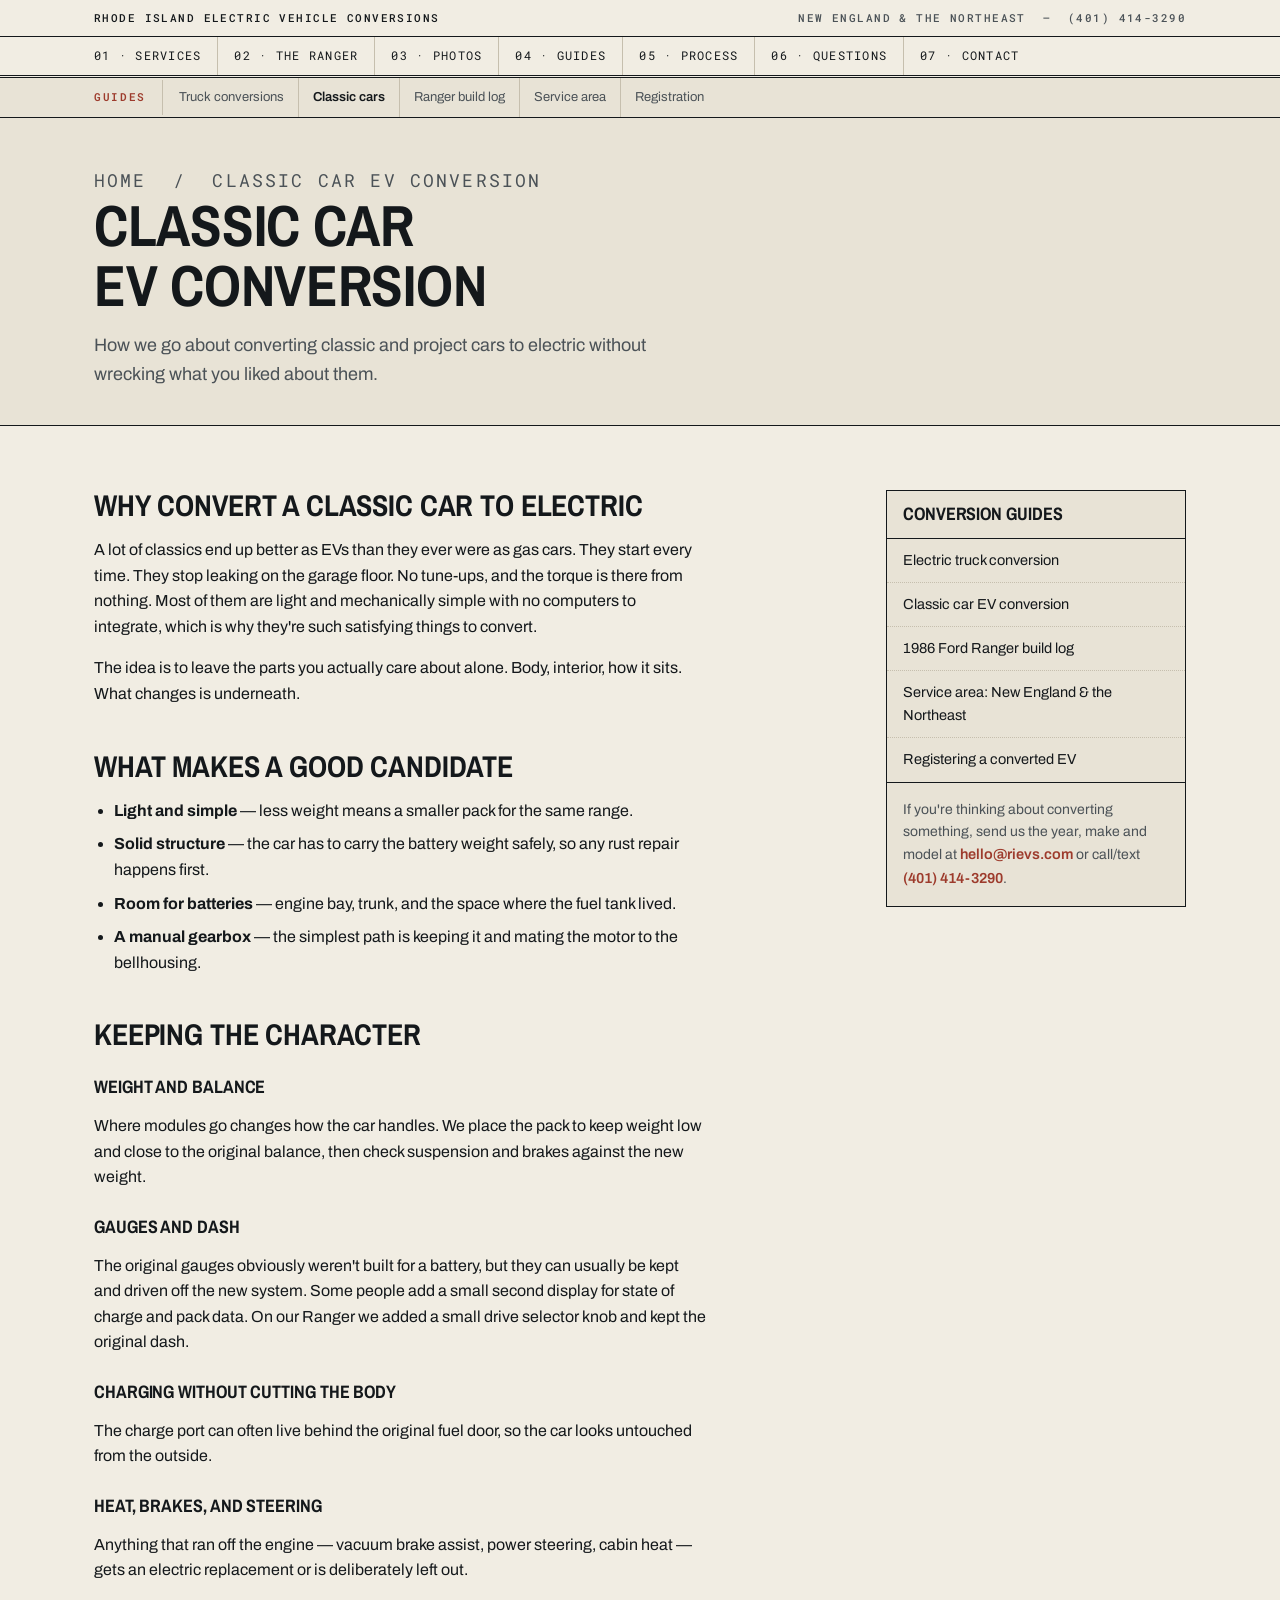
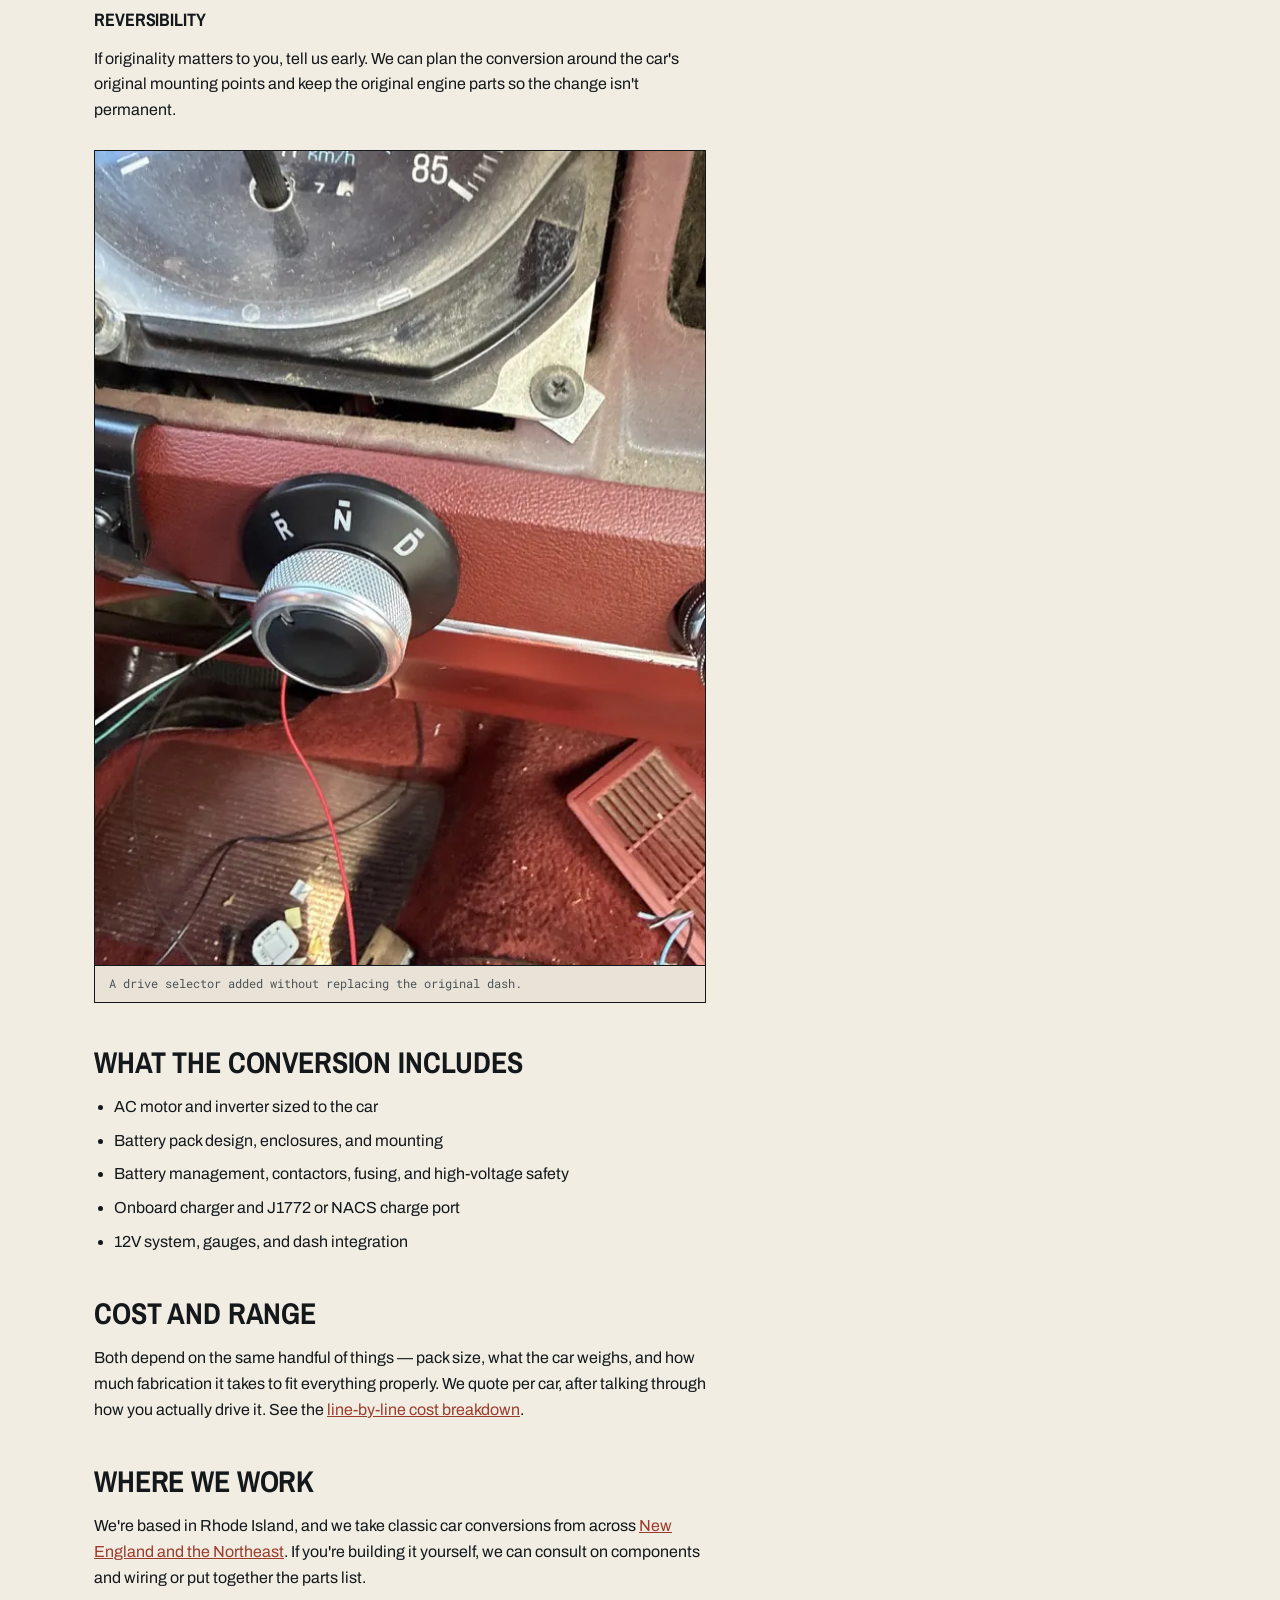
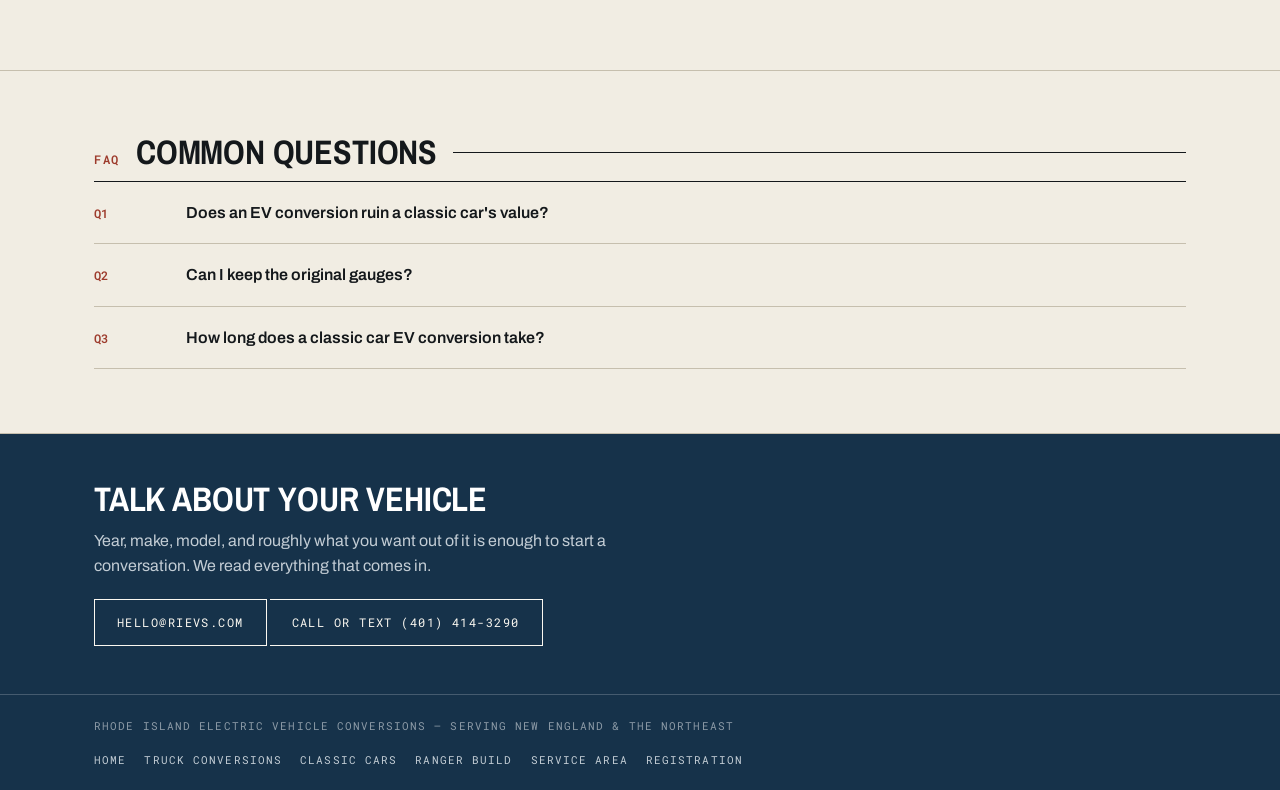
<file: classic-car-ev-conversion/index.html>
<!doctype html>
<html lang="en">
<head>
<meta charset="utf-8">
<meta name="viewport" content="width=device-width, initial-scale=1">
<title>Classic Car EV Conversion | Rhode Island &amp; New England</title>
<meta name="description" content="Converting classic and project cars to electric without losing what makes them worth owning. Rhode Island based, serving New England and the Northeast.">
<link rel="canonical" href="https://rievs.com/classic-car-ev-conversion/">
<meta property="og:type" content="article">
<meta property="og:site_name" content="Rhode Island Electric Vehicle Conversions">
<meta property="og:title" content="Classic Car EV Conversion | Electric Car Conversions in New England">
<meta property="og:description" content="Converting classic and project cars to electric without losing what makes them worth owning. Rhode Island based, serving New England and the Northeast.">
<meta property="og:url" content="https://rievs.com/classic-car-ev-conversion/">
<meta property="og:image" content="https://rievs.com/img/og-ranger.jpg">
<meta name="twitter:card" content="summary_large_image">
<link rel="icon" href="/favicon.svg" type="image/svg+xml">
<link rel="icon" href="/favicon-32.png" sizes="32x32" type="image/png">
<link rel="apple-touch-icon" href="/apple-touch-icon.png">
<meta name="theme-color" content="#16324a">
<link rel="preconnect" href="https://fonts.googleapis.com">
<link rel="preconnect" href="https://fonts.gstatic.com" crossorigin>
<link href="https://fonts.googleapis.com/css2?family=Archivo+Narrow:wght@600;700&family=Archivo:wght@400;600&family=Roboto+Mono:wght@400;500;600&display=swap" rel="stylesheet">
<link rel="stylesheet" href="/assets/site.css">
<script type="application/ld+json">
{
  "@context": "https://schema.org",
  "@graph": [
    {
      "@type": "BreadcrumbList",
      "itemListElement": [
        {
          "@type": "ListItem",
          "position": 1,
          "name": "Home",
          "item": "https://rievs.com/"
        },
        {
          "@type": "ListItem",
          "position": 2,
          "name": "Classic car EV conversion",
          "item": "https://rievs.com/classic-car-ev-conversion/"
        }
      ]
    },
    {
      "@type": "Article",
      "headline": "Classic car EV conversion",
      "description": "Classic and project car EV conversions in Rhode Island, New England, and the Northeast. How to electrify a classic car while keeping its character: weight, gauges, charging, and reversibility.",
      "image": "https://rievs.com/img/og-ranger.jpg",
      "mainEntityOfPage": "https://rievs.com/classic-car-ev-conversion/",
      "author": {
        "@type": "Organization",
        "name": "Rhode Island Electric Vehicle Conversions",
        "url": "https://rievs.com/"
      },
      "publisher": {
        "@type": "Organization",
        "name": "Rhode Island Electric Vehicle Conversions",
        "url": "https://rievs.com/",
        "logo": {
          "@type": "ImageObject",
          "url": "https://rievs.com/apple-touch-icon.png"
        }
      },
      "dateModified": "2026-09-17"
    },
    {
      "@type": "FAQPage",
      "mainEntity": [
        {
          "@type": "Question",
          "name": "Does an EV conversion ruin a classic car's value?",
          "acceptedAnswer": {
            "@type": "Answer",
            "text": "Depends entirely on the car. If it's rare or numbers-matching, keep the original parts and do it reversibly. If it's a driver or a project car, converting it well usually means you use it more, which is worth something too. Worth talking it through before you start."
          }
        },
        {
          "@type": "Question",
          "name": "Can I keep the original gauges?",
          "acceptedAnswer": {
            "@type": "Answer",
            "text": "Often, yes. Original gauges can be kept and paired with the new system or a discreet added display."
          }
        },
        {
          "@type": "Question",
          "name": "How long does a classic car EV conversion take?",
          "acceptedAnswer": {
            "@type": "Answer",
            "text": "It varies with the car's condition and the amount of fabrication. We give a timeline with the spec and quote."
          }
        }
      ]
    }
  ]
}
</script>
</head>
<body>
<a class="skip" href="#main">Skip to content</a>

<div class="topbar">
  <div class="wrap">
    <span><a href="/" style="color:inherit;text-decoration:none">Rhode Island Electric Vehicle Conversions</a></span>
    <span class="right">New England &amp; the Northeast &nbsp;&mdash;&nbsp; <a href="tel:+14014143290">(401) 414-3290</a></span>
  </div>
</div>

<nav class="navrail" aria-label="Main">
  <div class="wrap">
    <a href="/#services">01 &middot; Services</a>
    <a href="/#build">02 &middot; The Ranger</a>
    <a href="/#gallery">03 &middot; Photos</a>
    <a href="/#guides">04 &middot; Guides</a>
    <a href="/#process">05 &middot; Process</a>
    <a href="/#faq">06 &middot; Questions</a>
    <a href="/#contact">07 &middot; Contact</a>
  </div>
</nav>

<nav class="guiderail" aria-label="Guides">
  <div class="wrap">
    <span class="grail-label">Guides</span>
    <a href="/electric-truck-conversion/">Truck conversions</a>
    <a href="/classic-car-ev-conversion/" aria-current="page">Classic cars</a>
    <a href="/ford-ranger-ev-conversion/">Ranger build log</a>
    <a href="/ev-conversion-new-england/">Service area</a>
    <a href="/ev-conversion-registration/">Registration</a>
  </div>
</nav>

<main id="main">
<header class="pagehead">
  <div class="wrap">
    <p class="crumbs"><a href="/">Home</a> &nbsp;/&nbsp; Classic car EV conversion</p>
    <h1>Classic car EV conversion</h1>
    <p>How we go about converting classic and project cars to electric without wrecking what you liked
      about them.</p>
  </div>
</header>

<section>
  <div class="wrap article">
    <article class="prose">
      <h2>Why convert a classic car to electric</h2>
      <p>A lot of classics end up better as EVs than they ever were as gas cars. They start every time.
        They stop leaking on the garage floor. No tune-ups, and the torque is there from nothing. Most
        of them are light and mechanically simple with no computers to integrate, which is why they're
        such satisfying things to convert.</p>
      <p>The idea is to leave the parts you actually care about alone. Body, interior, how it sits. What
        changes is underneath.</p>

      <h2>What makes a good candidate</h2>
      <ul>
        <li><b>Light and simple</b> &mdash; less weight means a smaller pack for the same range.</li>
        <li><b>Solid structure</b> &mdash; the car has to carry the battery weight safely, so any rust
          repair happens first.</li>
        <li><b>Room for batteries</b> &mdash; engine bay, trunk, and the space where the fuel tank lived.</li>
        <li><b>A manual gearbox</b> &mdash; the simplest path is keeping it and mating the motor to the bellhousing.</li>
      </ul>

      <h2>Keeping the character</h2>
      <h3>Weight and balance</h3>
      <p>Where modules go changes how the car handles. We place the pack to keep weight low and close to the
        original balance, then check suspension and brakes against the new weight.</p>
      <h3>Gauges and dash</h3>
      <p>The original gauges obviously weren't built for a battery, but they can usually be kept and driven
        off the new system. Some people add a small second display for state of charge and pack data. On our Ranger we added a small
        drive selector knob and kept the original dash.</p>
      <h3>Charging without cutting the body</h3>
      <p>The charge port can often live behind the original fuel door, so the car looks untouched from
        the outside.</p>
      <h3>Heat, brakes, and steering</h3>
      <p>Anything that ran off the engine &mdash; vacuum brake assist, power steering, cabin heat &mdash; gets
        an electric replacement or is deliberately left out.</p>
      <h3>Reversibility</h3>
      <p>If originality matters to you, tell us early. We can plan the conversion around the car's
        original mounting points and keep the original engine parts so the change isn't permanent.</p>

      <figure>
        <img src="/img/selector-800.webp" srcset="/img/selector-800.webp 800w, /img/selector-1600.webp 1600w" sizes="(max-width:900px) 100vw, 700px"
             width="1350" height="1800" loading="lazy" alt="Discreet rotary drive selector installed in an original dashboard during an EV conversion">
        <figcaption>A drive selector added without replacing the original dash.</figcaption>
      </figure>

      <h2>What the conversion includes</h2>
      <ul>
        <li>AC motor and inverter sized to the car</li>
        <li>Battery pack design, enclosures, and mounting</li>
        <li>Battery management, contactors, fusing, and high-voltage safety</li>
        <li>Onboard charger and J1772 or NACS charge port</li>
        <li>12V system, gauges, and dash integration</li>
      </ul>

      <h2>Cost and range</h2>
      <p>Both depend on the same handful of things &mdash; pack size, what the car weighs, and how much
        fabrication it takes to fit everything properly. We quote per car, after talking through how you
        actually drive it. See the
        <a href="/#faq">line-by-line cost breakdown</a>.</p>

      <h2>Where we work</h2>
      <p>We're based in Rhode Island, and we take classic car conversions from across
        <a href="/ev-conversion-new-england/">New England and the Northeast</a>. If you're building it yourself,
        we can consult on components and wiring or put together the parts list.</p>

    </article>
    <aside class="aside" aria-label="Guides">
      <h2>Conversion guides</h2>
      <ul>
        <li><a href="/electric-truck-conversion/">Electric truck conversion</a></li>
        <li><a href="/classic-car-ev-conversion/" aria-current="page">Classic car EV conversion</a></li>
        <li><a href="/ford-ranger-ev-conversion/">1986 Ford Ranger build log</a></li>
        <li><a href="/ev-conversion-new-england/">Service area: New England &amp; the Northeast</a></li>
        <li><a href="/ev-conversion-registration/">Registering a converted EV</a></li>
      </ul>
      <div class="ask">If you're thinking about converting something, send us the year, make and model at
        <a href="mailto:hello@rievs.com?subject=EV%20conversion%20inquiry">hello@rievs.com</a> or call/text <a href="tel:+14014143290">(401) 414-3290</a>.</div>
    </aside>
  </div>
</section>

<section>
  <div class="wrap">
    <div class="sec-head"><span class="sec-no">FAQ</span><h2>Common questions</h2><span class="fill"></span></div>
    <div class="faq">
      <details>
        <summary><span class="q">Q1</span><span>Does an EV conversion ruin a classic car&#x27;s value?</span></summary>
        <div class="answer"><p>It depends on the car. For rare, numbers-matching cars, a reversible conversion that keeps the original parts is the safer approach. For drivers and project cars, a well-done conversion can make the car far more usable. Talk to us before you start.</p></div>
      </details>
      <details>
        <summary><span class="q">Q2</span><span>Can I keep the original gauges?</span></summary>
        <div class="answer"><p>Often, yes. Original gauges can be kept and paired with the new system or a discreet added display.</p></div>
      </details>
      <details>
        <summary><span class="q">Q3</span><span>How long does a classic car EV conversion take?</span></summary>
        <div class="answer"><p>It varies with the car's condition and the amount of fabrication. We give a timeline with the spec and quote.</p></div>
      </details>
    </div>
  </div>
</section>
<section class="cta-band">
  <div class="wrap">
    <h2>Talk about your vehicle</h2>
    <p>Year, make, model, and roughly what you want out of it is enough to start a conversation. We read everything that comes in.</p>
    <a class="btn" href="mailto:hello@rievs.com?subject=EV%20conversion%20inquiry">hello@rievs.com</a>
    <a class="btn" href="tel:+14014143290" style="border-left:none">Call or text (401) 414-3290</a>
  </div>
</section>
</main>

<footer>
  <div class="wrap">
    <span>Rhode Island Electric Vehicle Conversions &mdash; serving New England &amp; the Northeast</span>
    <nav aria-label="Footer">
      <a href="/">Home</a>
      <a href="/electric-truck-conversion/">Truck conversions</a>
      <a href="/classic-car-ev-conversion/">Classic cars</a>
      <a href="/ford-ranger-ev-conversion/">Ranger build</a>
      <a href="/ev-conversion-new-england/">Service area</a>
      <a href="/ev-conversion-registration/">Registration</a>
    </nav>
  </div>
</footer>
</body>
</html>
</file>
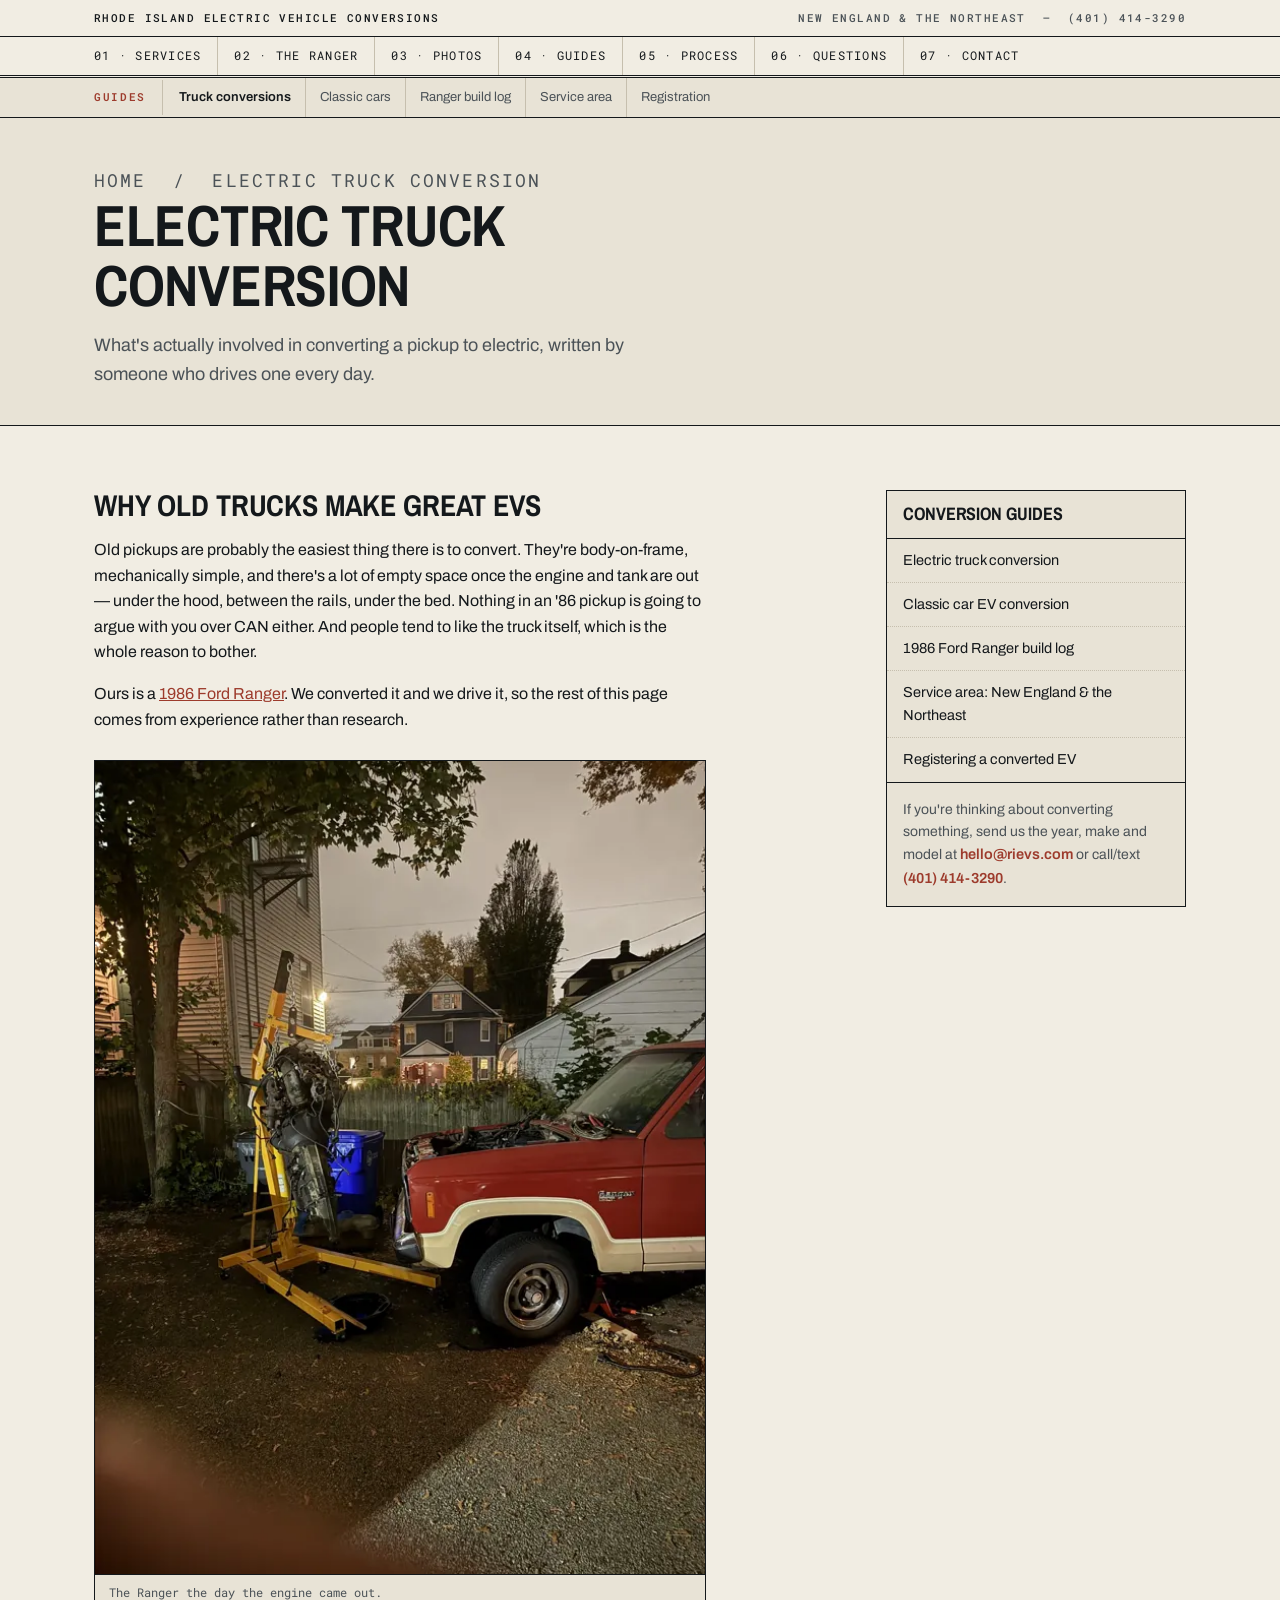
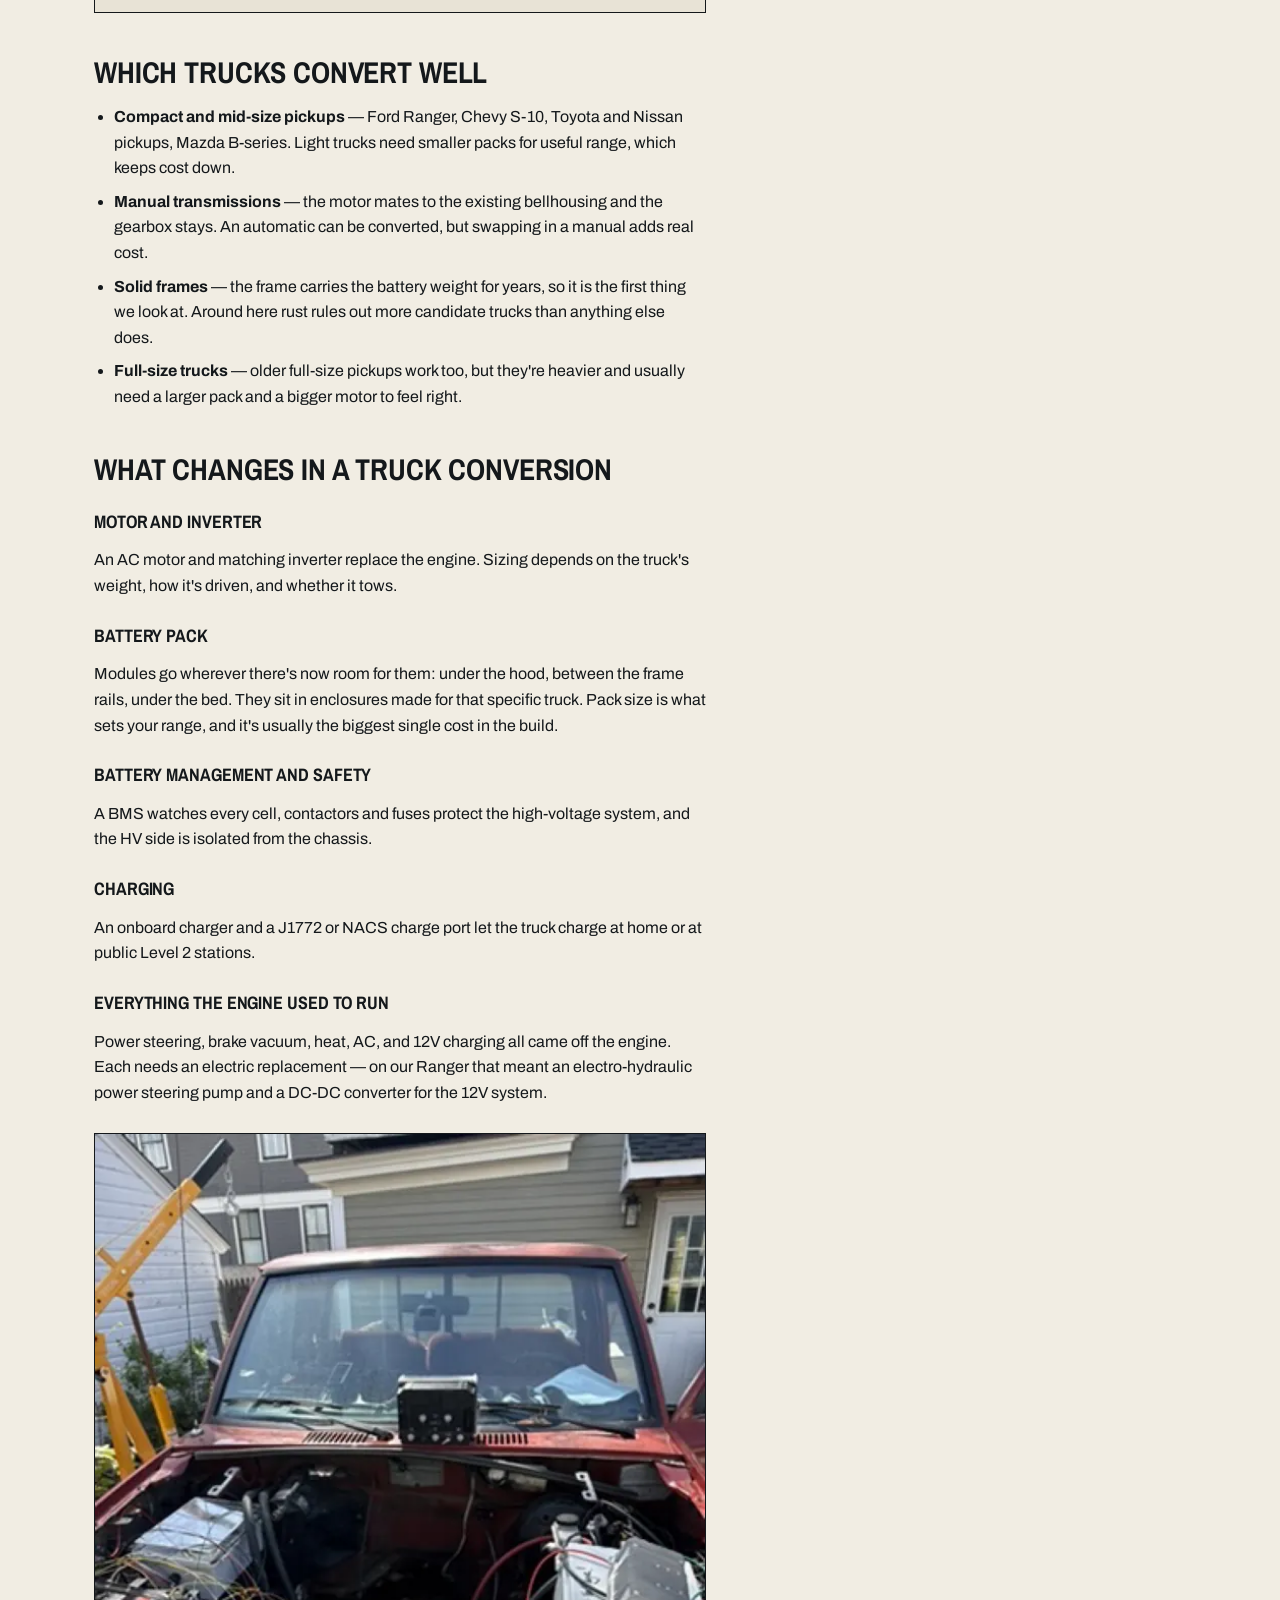
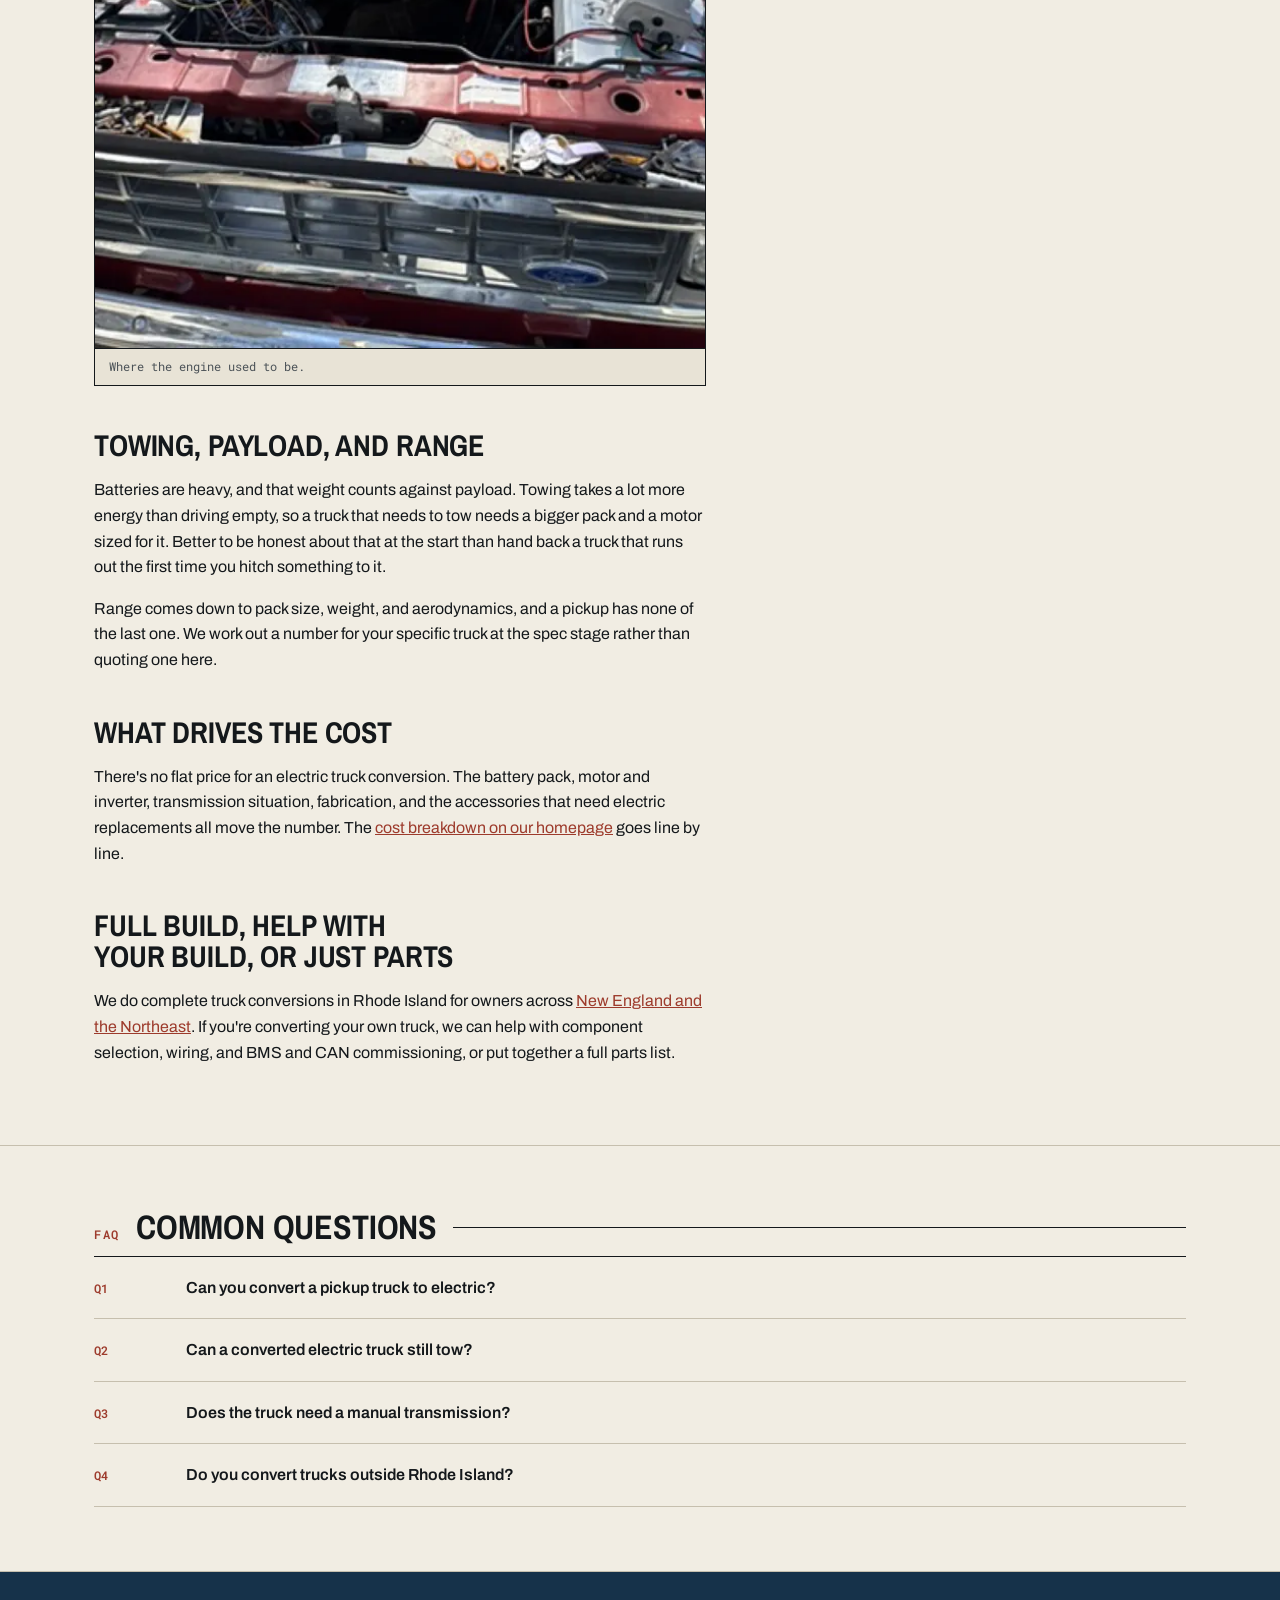
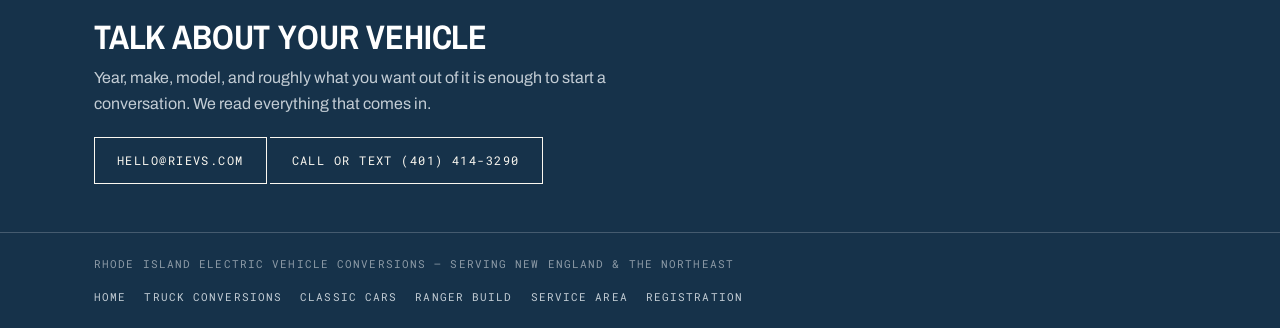
<file: electric-truck-conversion/index.html>
<!doctype html>
<html lang="en">
<head>
<meta charset="utf-8">
<meta name="viewport" content="width=device-width, initial-scale=1">
<title>Electric Truck Conversion | Rhode Island &amp; New England</title>
<meta name="description" content="Converting older pickups to electric in Rhode Island. What's involved, what changes, and what it costs, from someone who drives a converted truck daily.">
<link rel="canonical" href="https://rievs.com/electric-truck-conversion/">
<meta property="og:type" content="article">
<meta property="og:site_name" content="Rhode Island Electric Vehicle Conversions">
<meta property="og:title" content="Electric Truck Conversion | Convert Your Pickup to EV in Rhode Island &amp; New England">
<meta property="og:description" content="Converting older pickups to electric in Rhode Island. What's involved, what changes, and what it costs, from someone who drives a converted truck daily.">
<meta property="og:url" content="https://rievs.com/electric-truck-conversion/">
<meta property="og:image" content="https://rievs.com/img/og-ranger.jpg">
<meta name="twitter:card" content="summary_large_image">
<link rel="icon" href="/favicon.svg" type="image/svg+xml">
<link rel="icon" href="/favicon-32.png" sizes="32x32" type="image/png">
<link rel="apple-touch-icon" href="/apple-touch-icon.png">
<meta name="theme-color" content="#16324a">
<link rel="preconnect" href="https://fonts.googleapis.com">
<link rel="preconnect" href="https://fonts.gstatic.com" crossorigin>
<link href="https://fonts.googleapis.com/css2?family=Archivo+Narrow:wght@600;700&family=Archivo:wght@400;600&family=Roboto+Mono:wght@400;500;600&display=swap" rel="stylesheet">
<link rel="stylesheet" href="/assets/site.css">
<script type="application/ld+json">
{
  "@context": "https://schema.org",
  "@graph": [
    {
      "@type": "BreadcrumbList",
      "itemListElement": [
        {
          "@type": "ListItem",
          "position": 1,
          "name": "Home",
          "item": "https://rievs.com/"
        },
        {
          "@type": "ListItem",
          "position": 2,
          "name": "Electric truck conversion",
          "item": "https://rievs.com/electric-truck-conversion/"
        }
      ]
    },
    {
      "@type": "Article",
      "headline": "Electric truck conversion",
      "description": "Electric truck conversions for older pickups in Rhode Island, New England, and the Northeast. What converts well, what changes, towing and range, and what drives the cost.",
      "image": "https://rievs.com/img/og-ranger.jpg",
      "mainEntityOfPage": "https://rievs.com/electric-truck-conversion/",
      "author": {
        "@type": "Organization",
        "name": "Rhode Island Electric Vehicle Conversions",
        "url": "https://rievs.com/"
      },
      "publisher": {
        "@type": "Organization",
        "name": "Rhode Island Electric Vehicle Conversions",
        "url": "https://rievs.com/",
        "logo": {
          "@type": "ImageObject",
          "url": "https://rievs.com/apple-touch-icon.png"
        }
      },
      "dateModified": "2026-09-17"
    },
    {
      "@type": "FAQPage",
      "mainEntity": [
        {
          "@type": "Question",
          "name": "Can you convert a pickup truck to electric?",
          "acceptedAnswer": {
            "@type": "Answer",
            "text": "Yes, and older lighter pickups are among the easiest things to convert. The wiring is simple, the frame is strong, and there's somewhere to put the batteries."
          }
        },
        {
          "@type": "Question",
          "name": "Can a converted electric truck still tow?",
          "acceptedAnswer": {
            "@type": "Answer",
            "text": "It can, but towing needs to be planned from the start. It takes a larger battery pack and a motor sized for the load, and battery weight reduces payload."
          }
        },
        {
          "@type": "Question",
          "name": "Does the truck need a manual transmission?",
          "acceptedAnswer": {
            "@type": "Answer",
            "text": "A manual is the simplest and cheapest path because the motor mates to the existing bellhousing. Automatics can be converted; the common approach is swapping in a manual, which is what we did on our Ford Ranger."
          }
        },
        {
          "@type": "Question",
          "name": "Do you convert trucks outside Rhode Island?",
          "acceptedAnswer": {
            "@type": "Answer",
            "text": "Yes. We're based in Rhode Island and we take truck conversions from across New England and the Northeast. Consulting and parts sourcing can happen anywhere."
          }
        }
      ]
    }
  ]
}
</script>
</head>
<body>
<a class="skip" href="#main">Skip to content</a>

<div class="topbar">
  <div class="wrap">
    <span><a href="/" style="color:inherit;text-decoration:none">Rhode Island Electric Vehicle Conversions</a></span>
    <span class="right">New England &amp; the Northeast &nbsp;&mdash;&nbsp; <a href="tel:+14014143290">(401) 414-3290</a></span>
  </div>
</div>

<nav class="navrail" aria-label="Main">
  <div class="wrap">
    <a href="/#services">01 &middot; Services</a>
    <a href="/#build">02 &middot; The Ranger</a>
    <a href="/#gallery">03 &middot; Photos</a>
    <a href="/#guides">04 &middot; Guides</a>
    <a href="/#process">05 &middot; Process</a>
    <a href="/#faq">06 &middot; Questions</a>
    <a href="/#contact">07 &middot; Contact</a>
  </div>
</nav>

<nav class="guiderail" aria-label="Guides">
  <div class="wrap">
    <span class="grail-label">Guides</span>
    <a href="/electric-truck-conversion/" aria-current="page">Truck conversions</a>
    <a href="/classic-car-ev-conversion/">Classic cars</a>
    <a href="/ford-ranger-ev-conversion/">Ranger build log</a>
    <a href="/ev-conversion-new-england/">Service area</a>
    <a href="/ev-conversion-registration/">Registration</a>
  </div>
</nav>

<main id="main">
<header class="pagehead">
  <div class="wrap">
    <p class="crumbs"><a href="/">Home</a> &nbsp;/&nbsp; Electric truck conversion</p>
    <h1>Electric truck conversion</h1>
    <p>What's actually involved in converting a pickup to electric, written by someone who drives one every day.</p>
  </div>
</header>

<section>
  <div class="wrap article">
    <article class="prose">
      <h2>Why old trucks make great EVs</h2>
      <p>Old pickups are probably the easiest thing there is to convert. They're body-on-frame, mechanically simple, and there's a lot of empty space once the engine and
        tank are out &mdash; under the hood, between the rails, under the bed. Nothing in an '86 pickup
        is going to argue with you over CAN either. And people tend to like the truck itself, which is
        the whole reason to bother.</p>
      <p>Ours is a <a href="/ford-ranger-ev-conversion/">1986 Ford Ranger</a>. We converted it and we drive
        it, so the rest of this page comes from experience rather than research.</p>

      <figure>
        <img src="/img/ranger-hero-800.webp" srcset="/img/ranger-hero-800.webp 800w, /img/ranger-hero-1600.webp 1600w" sizes="(max-width:900px) 100vw, 700px"
             width="1350" height="1800" loading="lazy" alt="1986 Ford Ranger during its electric truck conversion with the gas engine pulled out on a hoist">
        <figcaption>The Ranger the day the engine came out.</figcaption>
      </figure>

      <h2>Which trucks convert well</h2>
      <ul>
        <li><b>Compact and mid-size pickups</b> &mdash; Ford Ranger, Chevy S-10, Toyota and Nissan pickups,
          Mazda B-series. Light trucks need smaller packs for useful range, which keeps cost down.</li>
        <li><b>Manual transmissions</b> &mdash; the motor mates to the existing bellhousing and the gearbox stays.
          An automatic can be converted, but swapping in a manual adds real cost.</li>
        <li><b>Solid frames</b> &mdash; the frame carries the battery weight for years, so it is the first
          thing we look at. Around here rust rules out more candidate trucks than anything else does.</li>
        <li><b>Full-size trucks</b> &mdash; older full-size pickups work too, but they're heavier and usually need
          a larger pack and a bigger motor to feel right.</li>
      </ul>

      <h2>What changes in a truck conversion</h2>
      <h3>Motor and inverter</h3>
      <p>An AC motor and matching inverter replace the engine. Sizing depends on the truck's weight, how it's
        driven, and whether it tows.</p>
      <h3>Battery pack</h3>
      <p>Modules go wherever there's now room for them: under the hood, between the frame rails, under the
        bed. They sit in enclosures made for that specific truck. Pack size is what sets your range, and
        it's usually the biggest single cost in the build.</p>
      <h3>Battery management and safety</h3>
      <p>A BMS watches every cell, contactors and fuses protect the high-voltage system, and the HV side is
        isolated from the chassis.</p>
      <h3>Charging</h3>
      <p>An onboard charger and a J1772 or NACS charge port let the truck charge at home or at public
        Level 2 stations.</p>
      <h3>Everything the engine used to run</h3>
      <p>Power steering, brake vacuum, heat, AC, and 12V charging all came off the engine. Each needs an electric
        replacement &mdash; on our Ranger that meant an electro-hydraulic power steering pump and a DC-DC converter
        for the 12V system.</p>

      <figure>
        <img src="/img/bay-800.webp" srcset="/img/bay-800.webp 800w, /img/bay-1600.webp 1600w" sizes="(max-width:900px) 100vw, 700px"
             width="1350" height="1800" loading="lazy" alt="Engine bay of an electric truck conversion with high voltage components mounted in place of the engine">
        <figcaption>Where the engine used to be.</figcaption>
      </figure>

      <h2>Towing, payload, and range</h2>
      <p>Batteries are heavy, and that weight counts against payload. Towing takes a lot more energy than
        driving empty, so a truck that needs to tow needs a bigger pack and a motor sized for it. Better to be honest about that at the start than hand back a truck that runs out the first time
          you hitch something to it.</p>
      <p>Range comes down to pack size, weight, and aerodynamics, and a pickup has none of the last one. We
        work out a number for your specific truck at the spec stage rather than quoting one here.</p>

      <h2>What drives the cost</h2>
      <p>There's no flat price for an electric truck conversion. The battery pack, motor and inverter,
        transmission situation, fabrication, and the accessories that need electric replacements all move the
        number. The <a href="/#faq">cost breakdown on our homepage</a> goes line by line.</p>

      <h2>Full build, help with your build, or just parts</h2>
      <p>We do complete truck conversions in Rhode Island for owners across
        <a href="/ev-conversion-new-england/">New England and the Northeast</a>. If you're converting your own
        truck, we can help with component selection, wiring, and BMS and CAN commissioning, or put together a
        full parts list.</p>

    </article>
    <aside class="aside" aria-label="Guides">
      <h2>Conversion guides</h2>
      <ul>
        <li><a href="/electric-truck-conversion/" aria-current="page">Electric truck conversion</a></li>
        <li><a href="/classic-car-ev-conversion/">Classic car EV conversion</a></li>
        <li><a href="/ford-ranger-ev-conversion/">1986 Ford Ranger build log</a></li>
        <li><a href="/ev-conversion-new-england/">Service area: New England &amp; the Northeast</a></li>
        <li><a href="/ev-conversion-registration/">Registering a converted EV</a></li>
      </ul>
      <div class="ask">If you're thinking about converting something, send us the year, make and model at
        <a href="mailto:hello@rievs.com?subject=EV%20conversion%20inquiry">hello@rievs.com</a> or call/text <a href="tel:+14014143290">(401) 414-3290</a>.</div>
    </aside>
  </div>
</section>

<section>
  <div class="wrap">
    <div class="sec-head"><span class="sec-no">FAQ</span><h2>Common questions</h2><span class="fill"></span></div>
    <div class="faq">
      <details>
        <summary><span class="q">Q1</span><span>Can you convert a pickup truck to electric?</span></summary>
        <div class="answer"><p>Yes, and older lighter pickups are among the easiest things to convert. The wiring is simple, the frame is strong, and there's somewhere to put the batteries.</p></div>
      </details>
      <details>
        <summary><span class="q">Q2</span><span>Can a converted electric truck still tow?</span></summary>
        <div class="answer"><p>It can, but towing needs to be planned from the start. It takes a larger battery pack and a motor sized for the load, and battery weight reduces payload.</p></div>
      </details>
      <details>
        <summary><span class="q">Q3</span><span>Does the truck need a manual transmission?</span></summary>
        <div class="answer"><p>A manual is the simplest and cheapest path because the motor mates to the existing bellhousing. Automatics can be converted; the common approach is swapping in a manual, which is what we did on our Ford Ranger.</p></div>
      </details>
      <details>
        <summary><span class="q">Q4</span><span>Do you convert trucks outside Rhode Island?</span></summary>
        <div class="answer"><p>Yes. We're based in Rhode Island and we take truck conversions from across New England and the Northeast. Consulting and parts sourcing can happen anywhere.</p></div>
      </details>
    </div>
  </div>
</section>
<section class="cta-band">
  <div class="wrap">
    <h2>Talk about your vehicle</h2>
    <p>Year, make, model, and roughly what you want out of it is enough to start a conversation. We read everything that comes in.</p>
    <a class="btn" href="mailto:hello@rievs.com?subject=EV%20conversion%20inquiry">hello@rievs.com</a>
    <a class="btn" href="tel:+14014143290" style="border-left:none">Call or text (401) 414-3290</a>
  </div>
</section>
</main>

<footer>
  <div class="wrap">
    <span>Rhode Island Electric Vehicle Conversions &mdash; serving New England &amp; the Northeast</span>
    <nav aria-label="Footer">
      <a href="/">Home</a>
      <a href="/electric-truck-conversion/">Truck conversions</a>
      <a href="/classic-car-ev-conversion/">Classic cars</a>
      <a href="/ford-ranger-ev-conversion/">Ranger build</a>
      <a href="/ev-conversion-new-england/">Service area</a>
      <a href="/ev-conversion-registration/">Registration</a>
    </nav>
  </div>
</footer>
</body>
</html>
</file>
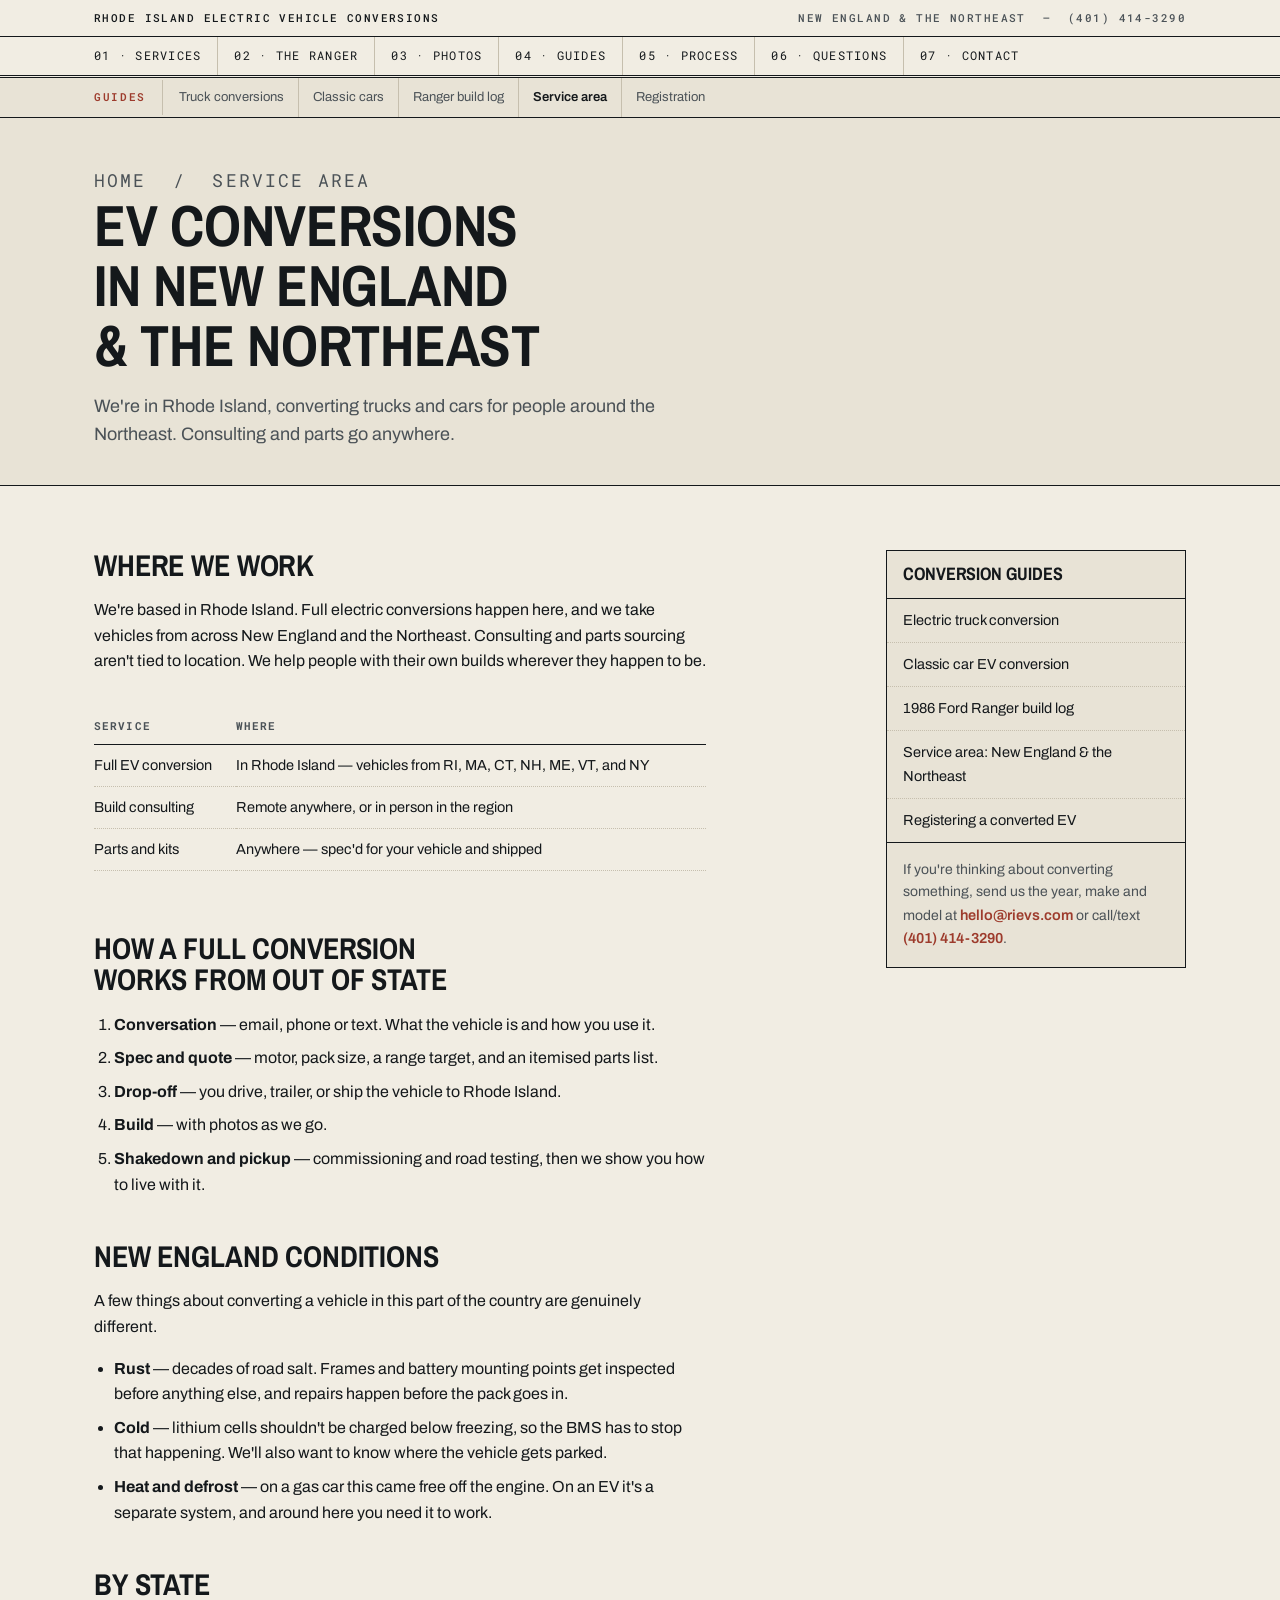
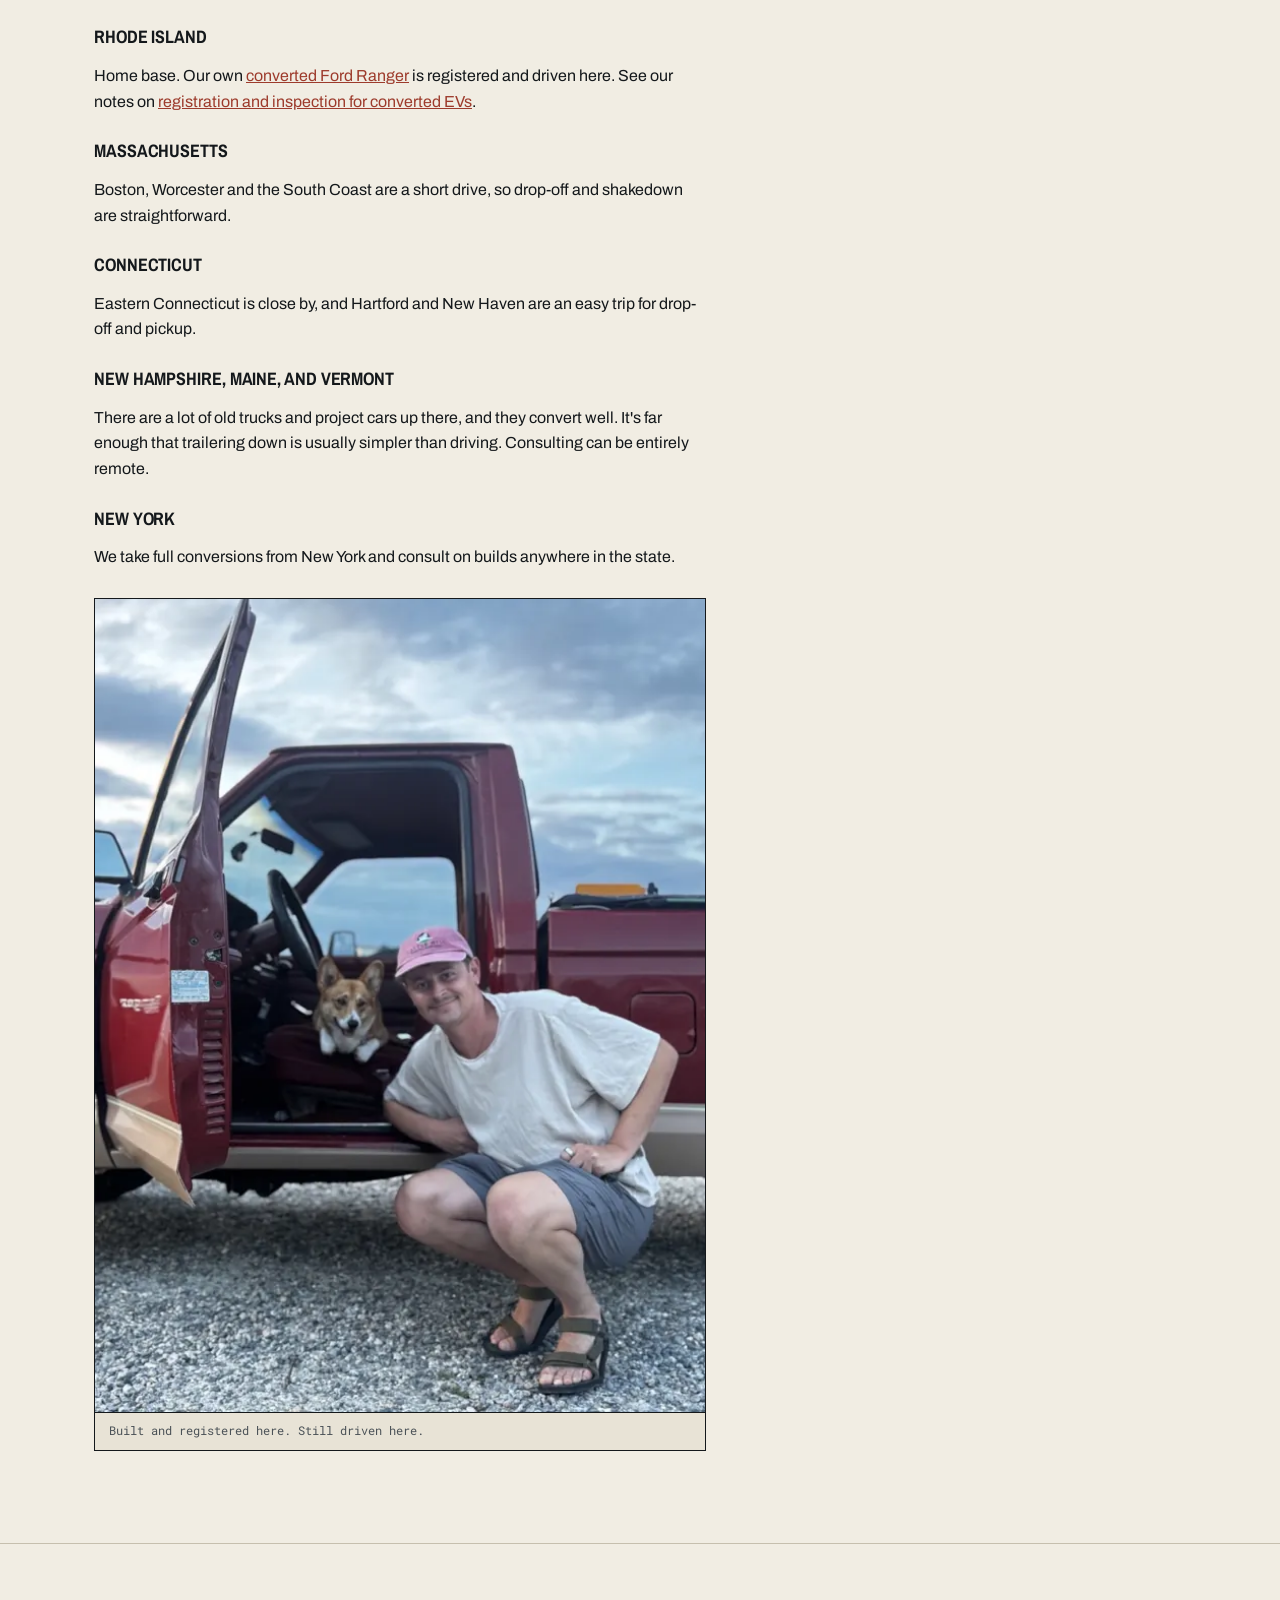
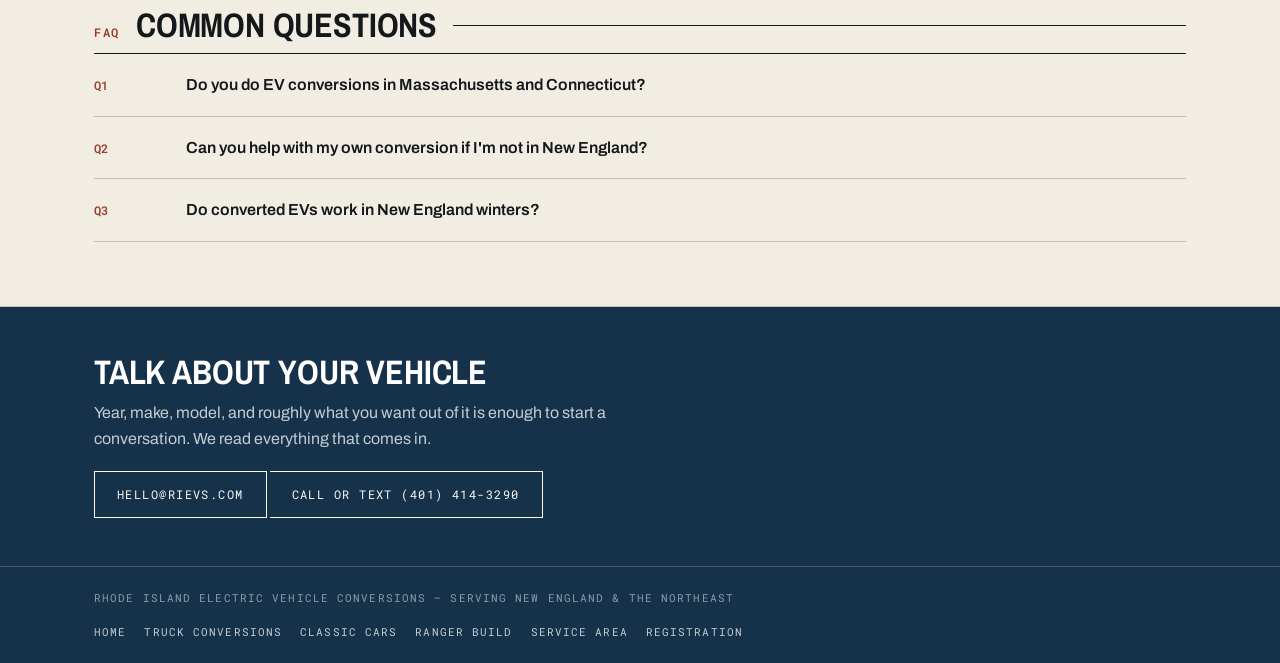
<file: ev-conversion-new-england/index.html>
<!doctype html>
<html lang="en">
<head>
<meta charset="utf-8">
<meta name="viewport" content="width=device-width, initial-scale=1">
<title>EV Conversions in New England &amp; the Northeast</title>
<meta name="description" content="EV conversions for RI, MA, CT, NH, ME, VT and NY. Full builds happen in Rhode Island; build consulting and parts sourcing can happen anywhere.">
<link rel="canonical" href="https://rievs.com/ev-conversion-new-england/">
<meta property="og:type" content="article">
<meta property="og:site_name" content="Rhode Island Electric Vehicle Conversions">
<meta property="og:title" content="EV Conversions in New England &amp; the Northeast | RI, MA, CT, NH, ME, VT, NY">
<meta property="og:description" content="EV conversions for RI, MA, CT, NH, ME, VT and NY. Full builds happen in Rhode Island; build consulting and parts sourcing can happen anywhere.">
<meta property="og:url" content="https://rievs.com/ev-conversion-new-england/">
<meta property="og:image" content="https://rievs.com/img/og-ranger.jpg">
<meta name="twitter:card" content="summary_large_image">
<link rel="icon" href="/favicon.svg" type="image/svg+xml">
<link rel="icon" href="/favicon-32.png" sizes="32x32" type="image/png">
<link rel="apple-touch-icon" href="/apple-touch-icon.png">
<meta name="theme-color" content="#16324a">
<link rel="preconnect" href="https://fonts.googleapis.com">
<link rel="preconnect" href="https://fonts.gstatic.com" crossorigin>
<link href="https://fonts.googleapis.com/css2?family=Archivo+Narrow:wght@600;700&family=Archivo:wght@400;600&family=Roboto+Mono:wght@400;500;600&display=swap" rel="stylesheet">
<link rel="stylesheet" href="/assets/site.css">
<script type="application/ld+json">
{
  "@context": "https://schema.org",
  "@graph": [
    {
      "@type": "BreadcrumbList",
      "itemListElement": [
        {
          "@type": "ListItem",
          "position": 1,
          "name": "Home",
          "item": "https://rievs.com/"
        },
        {
          "@type": "ListItem",
          "position": 2,
          "name": "Service area",
          "item": "https://rievs.com/ev-conversion-new-england/"
        }
      ]
    },
    {
      "@type": "FAQPage",
      "mainEntity": [
        {
          "@type": "Question",
          "name": "Do you do EV conversions in Massachusetts and Connecticut?",
          "acceptedAnswer": {
            "@type": "Answer",
            "text": "Yes. Full conversions are done in Rhode Island, a short drive from much of Massachusetts and Connecticut. Consulting and parts sourcing can happen anywhere."
          }
        },
        {
          "@type": "Question",
          "name": "Can you help with my own conversion if I'm not in New England?",
          "acceptedAnswer": {
            "@type": "Answer",
            "text": "Yes. Build consulting is remote or in person, and we can spec and source a complete parts list for your vehicle."
          }
        },
        {
          "@type": "Question",
          "name": "Do converted EVs work in New England winters?",
          "acceptedAnswer": {
            "@type": "Answer",
            "text": "They do, but you have to plan for it. Rust and frame inspection up front, a BMS that won't let the pack charge below freezing, and cabin heat and defrost that actually work."
          }
        }
      ]
    }
  ]
}
</script>
</head>
<body>
<a class="skip" href="#main">Skip to content</a>

<div class="topbar">
  <div class="wrap">
    <span><a href="/" style="color:inherit;text-decoration:none">Rhode Island Electric Vehicle Conversions</a></span>
    <span class="right">New England &amp; the Northeast &nbsp;&mdash;&nbsp; <a href="tel:+14014143290">(401) 414-3290</a></span>
  </div>
</div>

<nav class="navrail" aria-label="Main">
  <div class="wrap">
    <a href="/#services">01 &middot; Services</a>
    <a href="/#build">02 &middot; The Ranger</a>
    <a href="/#gallery">03 &middot; Photos</a>
    <a href="/#guides">04 &middot; Guides</a>
    <a href="/#process">05 &middot; Process</a>
    <a href="/#faq">06 &middot; Questions</a>
    <a href="/#contact">07 &middot; Contact</a>
  </div>
</nav>

<nav class="guiderail" aria-label="Guides">
  <div class="wrap">
    <span class="grail-label">Guides</span>
    <a href="/electric-truck-conversion/">Truck conversions</a>
    <a href="/classic-car-ev-conversion/">Classic cars</a>
    <a href="/ford-ranger-ev-conversion/">Ranger build log</a>
    <a href="/ev-conversion-new-england/" aria-current="page">Service area</a>
    <a href="/ev-conversion-registration/">Registration</a>
  </div>
</nav>

<main id="main">
<header class="pagehead">
  <div class="wrap">
    <p class="crumbs"><a href="/">Home</a> &nbsp;/&nbsp; Service area</p>
    <h1>EV conversions in New England &amp; the Northeast</h1>
    <p>We're in Rhode Island, converting trucks and cars for people around the Northeast. Consulting and
      parts go anywhere.</p>
  </div>
</header>

<section>
  <div class="wrap article">
    <article class="prose">
      <h2>Where we work</h2>
      <p>We're based in Rhode Island. Full electric conversions happen here, and we take vehicles from
        across New England and the Northeast. Consulting and parts sourcing aren't tied to location. We help people with their own builds
          wherever they happen to be.</p>

      <div class="tablewrap"><table>
        <tr><th>Service</th><th>Where</th></tr>
        <tr><td>Full EV conversion</td><td>In Rhode Island &mdash; vehicles from RI, MA, CT, NH, ME, VT, and NY</td></tr>
        <tr><td>Build consulting</td><td>Remote anywhere, or in person in the region</td></tr>
        <tr><td>Parts and kits</td><td>Anywhere &mdash; spec'd for your vehicle and shipped</td></tr>
      </table></div>

      <h2>How a full conversion works from out of state</h2>
      <ol>
        <li><b>Conversation</b> &mdash; email, phone or text. What the vehicle is and how you use it.</li>
        <li><b>Spec and quote</b> &mdash; motor, pack size, a range target, and an itemised parts list.</li>
        <li><b>Drop-off</b> &mdash; you drive, trailer, or ship the vehicle to Rhode Island.</li>
        <li><b>Build</b> &mdash; with photos as we go.</li>
        <li><b>Shakedown and pickup</b> &mdash; commissioning and road testing, then we show you how to live
          with it.</li>
      </ol>

      <h2>New England conditions</h2>
      <p>A few things about converting a vehicle in this part of the country are genuinely different.</p>
      <ul>
        <li><b>Rust</b> &mdash; decades of road salt. Frames and battery mounting points get inspected before
          anything else, and repairs happen before the pack goes in.</li>
        <li><b>Cold</b> &mdash; lithium cells shouldn't be charged below freezing, so the BMS has to stop
          that happening. We'll also want to know where the vehicle gets parked.</li>
        <li><b>Heat and defrost</b> &mdash; on a gas car this came free off the engine. On an EV it's a
          separate system, and around here you need it to work.</li>
      </ul>

      <h2>By state</h2>
      <h3>Rhode Island</h3>
      <p>Home base. Our own <a href="/ford-ranger-ev-conversion/">converted Ford Ranger</a> is registered and
        driven here. See our notes on <a href="/ev-conversion-registration/">registration and inspection for converted EVs</a>.</p>
      <h3>Massachusetts</h3>
      <p>Boston, Worcester and the South Coast are a short drive, so drop-off and shakedown are
        straightforward.</p>
      <h3>Connecticut</h3>
      <p>Eastern Connecticut is close by, and Hartford and New Haven are an easy trip for drop-off and pickup.</p>
      <h3>New Hampshire, Maine, and Vermont</h3>
      <p>There are a lot of old trucks and project cars up there, and they convert well. It's far enough
        that trailering down is usually simpler than driving. Consulting can be entirely remote.</p>
      <h3>New York</h3>
      <p>We take full conversions from New York and consult on builds anywhere in the state.</p>

      <figure>
        <img src="/img/founder-800.webp" srcset="/img/founder-800.webp 800w, /img/founder-1600.webp 1600w" sizes="(max-width:900px) 100vw, 700px"
             width="1350" height="1800" loading="lazy" alt="Electric 1986 Ford Ranger converted in Rhode Island, with its builder and a corgi">
        <figcaption>Built and registered here. Still driven here.</figcaption>
      </figure>

    </article>
    <aside class="aside" aria-label="Guides">
      <h2>Conversion guides</h2>
      <ul>
        <li><a href="/electric-truck-conversion/">Electric truck conversion</a></li>
        <li><a href="/classic-car-ev-conversion/">Classic car EV conversion</a></li>
        <li><a href="/ford-ranger-ev-conversion/">1986 Ford Ranger build log</a></li>
        <li><a href="/ev-conversion-new-england/" aria-current="page">Service area: New England &amp; the Northeast</a></li>
        <li><a href="/ev-conversion-registration/">Registering a converted EV</a></li>
      </ul>
      <div class="ask">If you're thinking about converting something, send us the year, make and model at
        <a href="mailto:hello@rievs.com?subject=EV%20conversion%20inquiry">hello@rievs.com</a> or call/text <a href="tel:+14014143290">(401) 414-3290</a>.</div>
    </aside>
  </div>
</section>

<section>
  <div class="wrap">
    <div class="sec-head"><span class="sec-no">FAQ</span><h2>Common questions</h2><span class="fill"></span></div>
    <div class="faq">
      <details>
        <summary><span class="q">Q1</span><span>Do you do EV conversions in Massachusetts and Connecticut?</span></summary>
        <div class="answer"><p>Yes. Full conversions are done in Rhode Island, a short drive from much of Massachusetts and Connecticut. Consulting and parts sourcing can happen anywhere.</p></div>
      </details>
      <details>
        <summary><span class="q">Q2</span><span>Can you help with my own conversion if I&#x27;m not in New England?</span></summary>
        <div class="answer"><p>Yes. Build consulting is remote or in person, and we can spec and source a complete parts list for your vehicle.</p></div>
      </details>
      <details>
        <summary><span class="q">Q3</span><span>Do converted EVs work in New England winters?</span></summary>
        <div class="answer"><p>They do with planning: frame and rust inspection up front, a BMS that protects the pack from charging below freezing, and a real plan for cabin heat and defrost.</p></div>
      </details>
    </div>
  </div>
</section>
<section class="cta-band">
  <div class="wrap">
    <h2>Talk about your vehicle</h2>
    <p>Year, make, model, and roughly what you want out of it is enough to start a conversation. We read everything that comes in.</p>
    <a class="btn" href="mailto:hello@rievs.com?subject=EV%20conversion%20inquiry">hello@rievs.com</a>
    <a class="btn" href="tel:+14014143290" style="border-left:none">Call or text (401) 414-3290</a>
  </div>
</section>
</main>

<footer>
  <div class="wrap">
    <span>Rhode Island Electric Vehicle Conversions &mdash; serving New England &amp; the Northeast</span>
    <nav aria-label="Footer">
      <a href="/">Home</a>
      <a href="/electric-truck-conversion/">Truck conversions</a>
      <a href="/classic-car-ev-conversion/">Classic cars</a>
      <a href="/ford-ranger-ev-conversion/">Ranger build</a>
      <a href="/ev-conversion-new-england/">Service area</a>
      <a href="/ev-conversion-registration/">Registration</a>
    </nav>
  </div>
</footer>
</body>
</html>
</file>
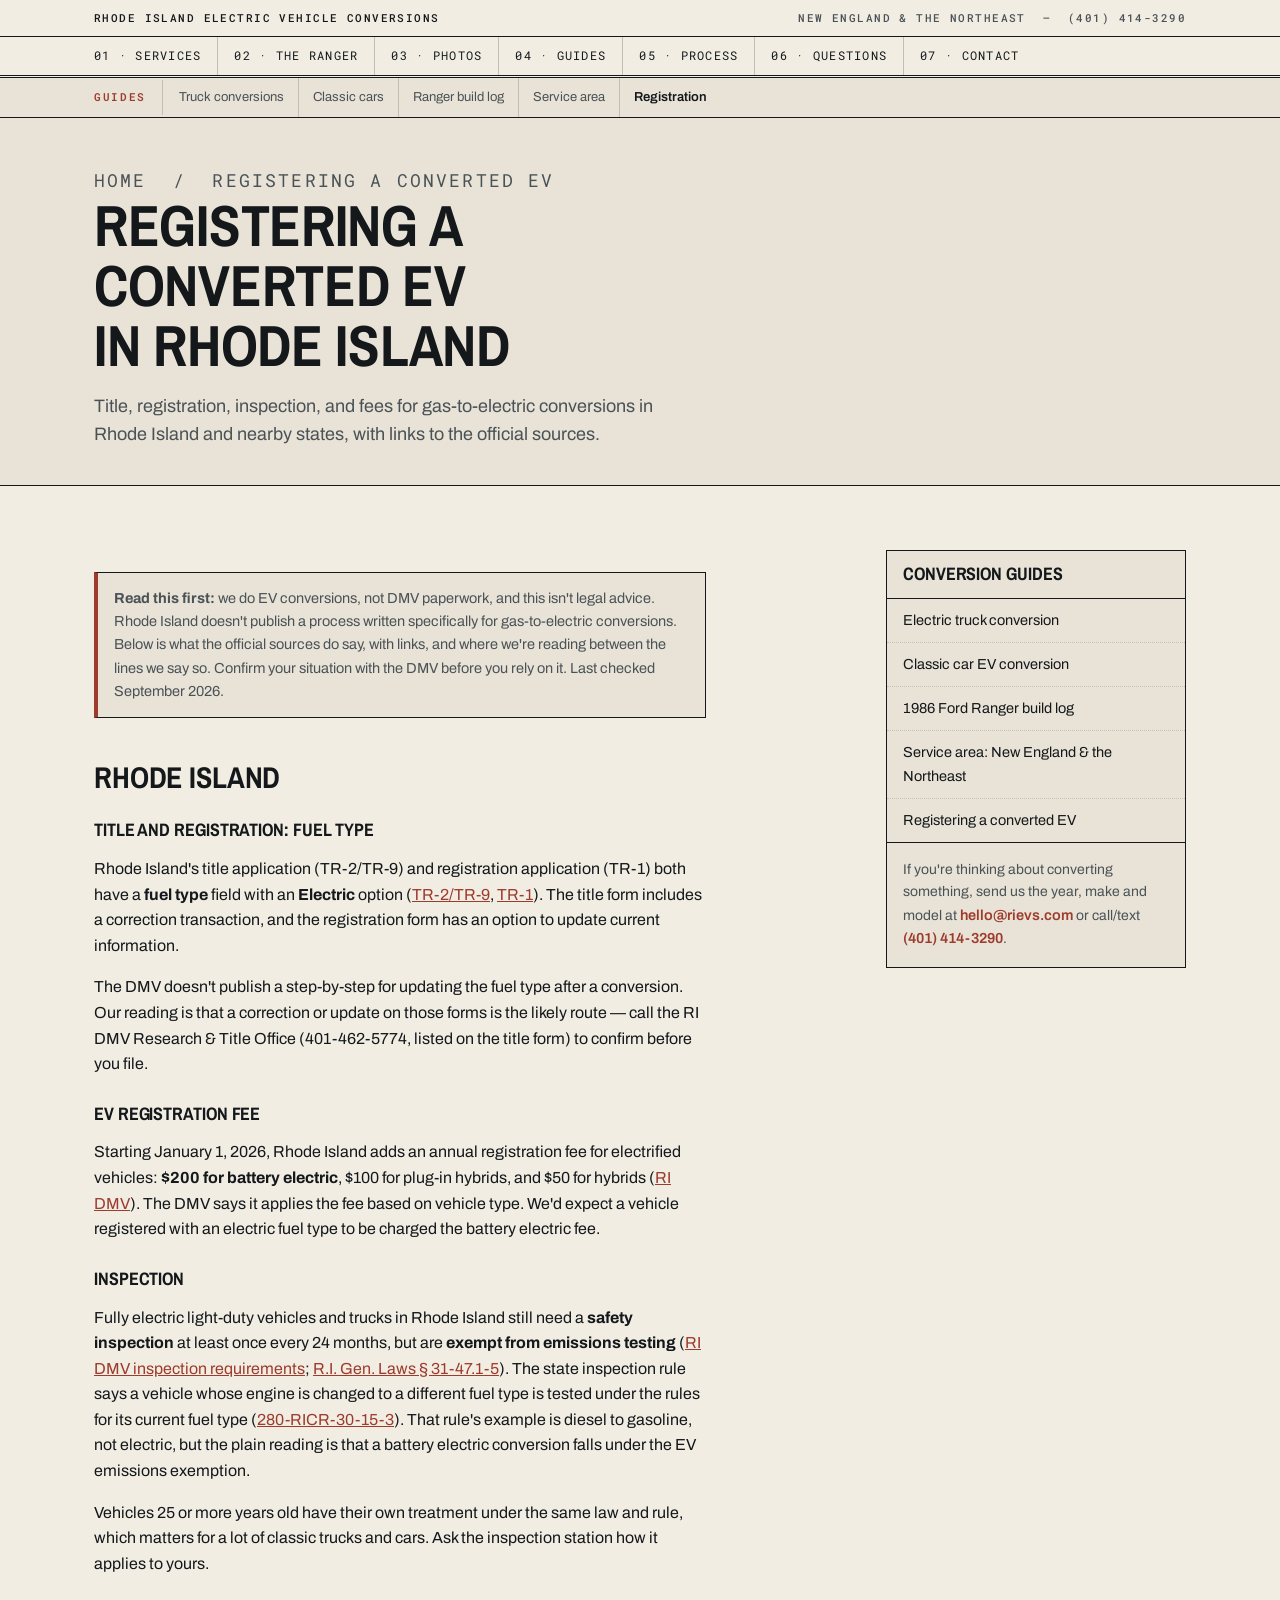
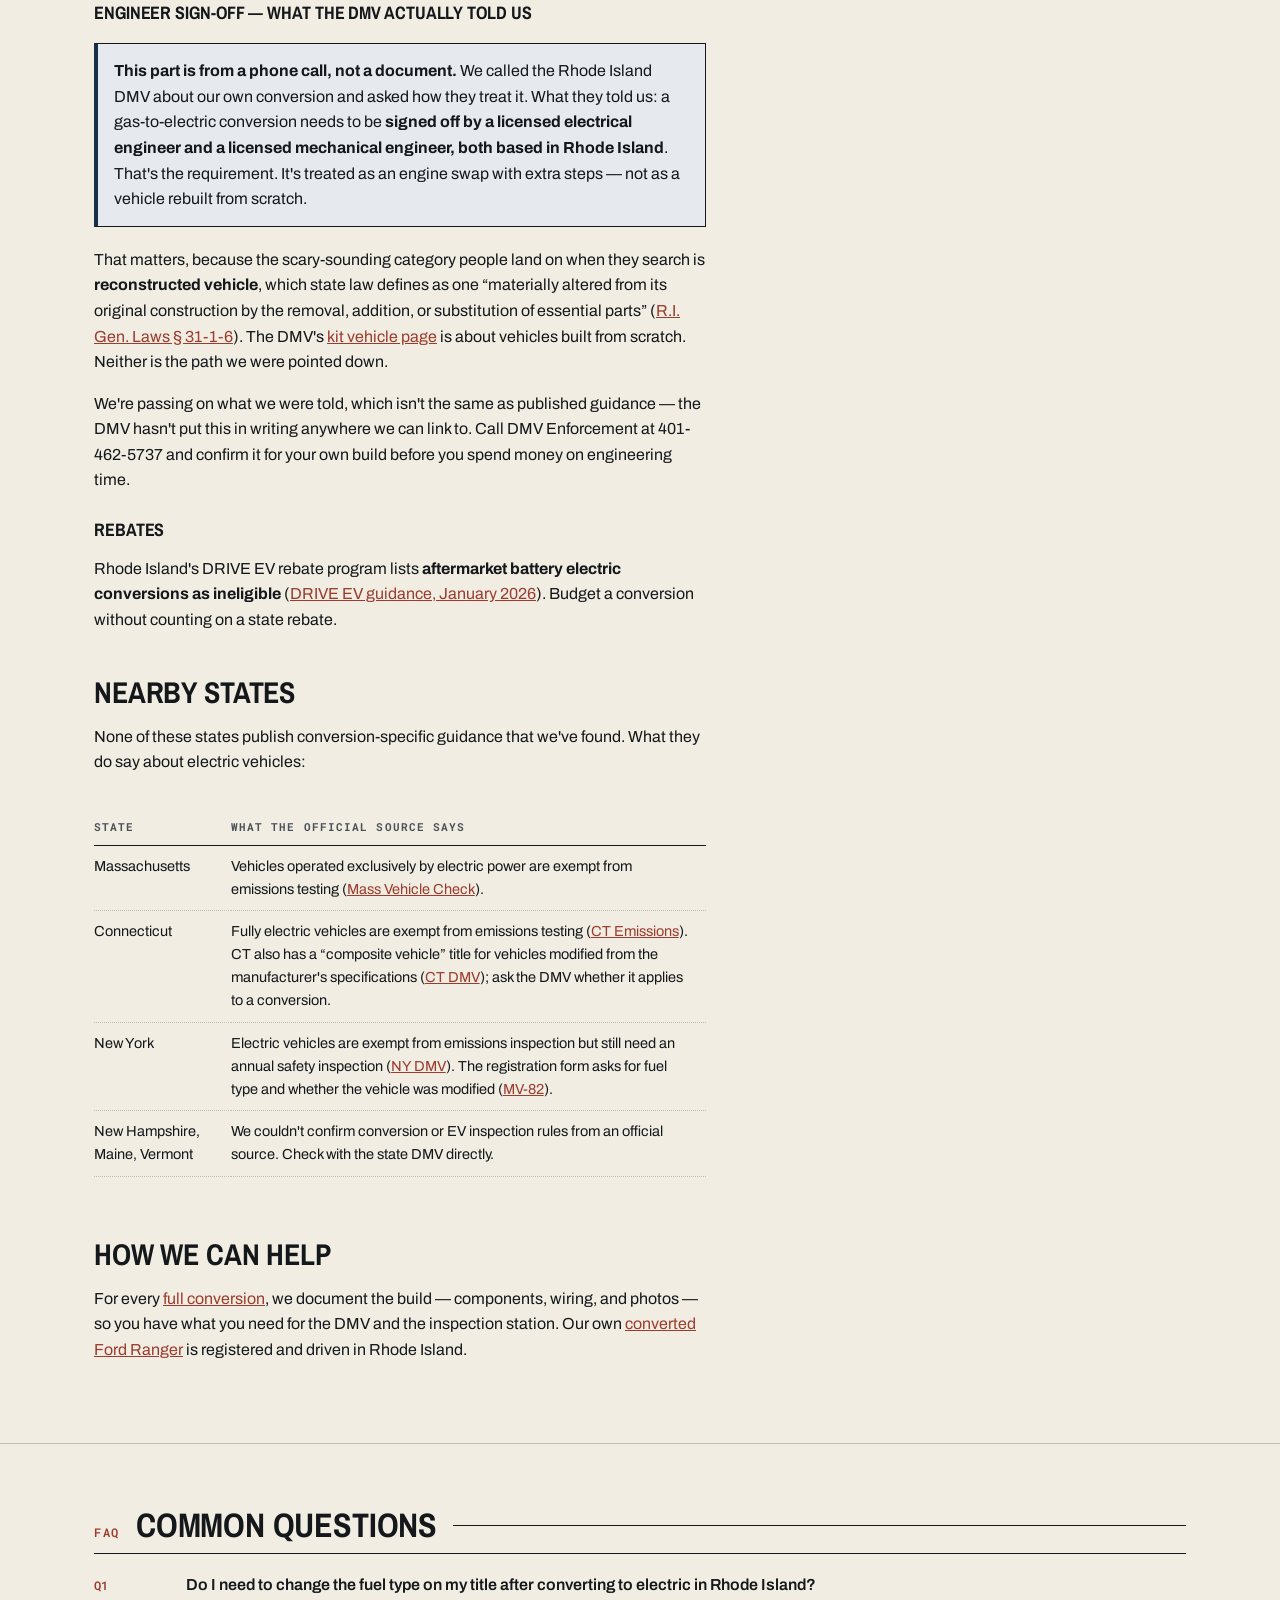
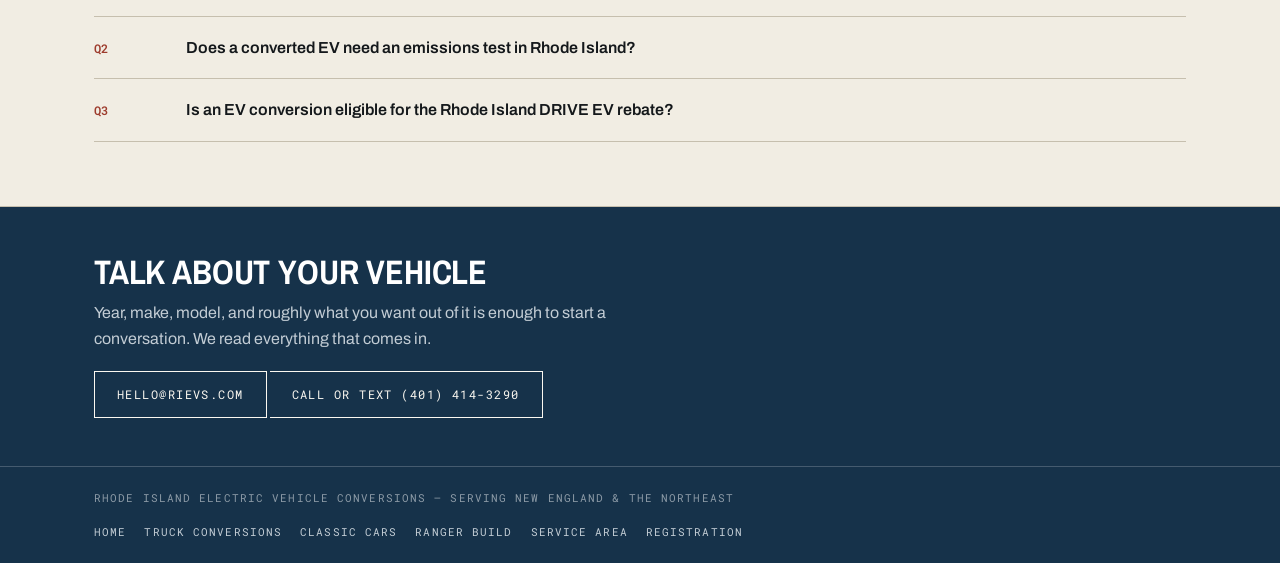
<file: ev-conversion-registration/index.html>
<!doctype html>
<html lang="en">
<head>
<meta charset="utf-8">
<meta name="viewport" content="width=device-width, initial-scale=1">
<title>Registering a Converted EV in Rhode Island</title>
<meta name="description" content="Titling, registering and inspecting a converted EV in Rhode Island: engineer sign-off, fuel type, the EV fee, and emissions exemptions, with official sources.">
<link rel="canonical" href="https://rievs.com/ev-conversion-registration/">
<meta property="og:type" content="article">
<meta property="og:site_name" content="Rhode Island Electric Vehicle Conversions">
<meta property="og:title" content="Registering a Converted EV in Rhode Island | Title, Inspection &amp; Fees">
<meta property="og:description" content="Titling, registering and inspecting a converted EV in Rhode Island: engineer sign-off, fuel type, the EV fee, and emissions exemptions, with official sources.">
<meta property="og:url" content="https://rievs.com/ev-conversion-registration/">
<meta property="og:image" content="https://rievs.com/img/og-ranger.jpg">
<meta name="twitter:card" content="summary_large_image">
<link rel="icon" href="/favicon.svg" type="image/svg+xml">
<link rel="icon" href="/favicon-32.png" sizes="32x32" type="image/png">
<link rel="apple-touch-icon" href="/apple-touch-icon.png">
<meta name="theme-color" content="#16324a">
<link rel="preconnect" href="https://fonts.googleapis.com">
<link rel="preconnect" href="https://fonts.gstatic.com" crossorigin>
<link href="https://fonts.googleapis.com/css2?family=Archivo+Narrow:wght@600;700&family=Archivo:wght@400;600&family=Roboto+Mono:wght@400;500;600&display=swap" rel="stylesheet">
<link rel="stylesheet" href="/assets/site.css">
<script type="application/ld+json">
{
  "@context": "https://schema.org",
  "@graph": [
    {
      "@type": "BreadcrumbList",
      "itemListElement": [
        {
          "@type": "ListItem",
          "position": 1,
          "name": "Home",
          "item": "https://rievs.com/"
        },
        {
          "@type": "ListItem",
          "position": 2,
          "name": "Registering a converted EV",
          "item": "https://rievs.com/ev-conversion-registration/"
        }
      ]
    },
    {
      "@type": "Article",
      "headline": "Registering a converted EV in Rhode Island",
      "description": "What Rhode Island and nearby states say about titling, registering, and inspecting a vehicle converted to electric: fuel type, the RI EV registration fee, emissions exemptions, and rebate eligibility, with official sources.",
      "image": "https://rievs.com/img/og-ranger.jpg",
      "mainEntityOfPage": "https://rievs.com/ev-conversion-registration/",
      "author": {
        "@type": "Organization",
        "name": "Rhode Island Electric Vehicle Conversions",
        "url": "https://rievs.com/"
      },
      "publisher": {
        "@type": "Organization",
        "name": "Rhode Island Electric Vehicle Conversions",
        "url": "https://rievs.com/",
        "logo": {
          "@type": "ImageObject",
          "url": "https://rievs.com/apple-touch-icon.png"
        }
      },
      "dateModified": "2026-09-17"
    },
    {
      "@type": "FAQPage",
      "mainEntity": [
        {
          "@type": "Question",
          "name": "Do I need to change the fuel type on my title after converting to electric in Rhode Island?",
          "acceptedAnswer": {
            "@type": "Answer",
            "text": "Rhode Island's title and registration forms have an Electric fuel type option, but the DMV doesn't publish a conversion-specific process. Call the RI DMV Research & Title Office to confirm how to update it for your vehicle."
          }
        },
        {
          "@type": "Question",
          "name": "Does a converted EV need an emissions test in Rhode Island?",
          "acceptedAnswer": {
            "@type": "Answer",
            "text": "Fully electric vehicles in Rhode Island are exempt from emissions testing but still need a safety inspection at least every 24 months."
          }
        },
        {
          "@type": "Question",
          "name": "Is an EV conversion eligible for the Rhode Island DRIVE EV rebate?",
          "acceptedAnswer": {
            "@type": "Answer",
            "text": "No. The DRIVE EV guidance lists aftermarket battery electric vehicle conversions as ineligible."
          }
        }
      ]
    }
  ]
}
</script>
</head>
<body>
<a class="skip" href="#main">Skip to content</a>

<div class="topbar">
  <div class="wrap">
    <span><a href="/" style="color:inherit;text-decoration:none">Rhode Island Electric Vehicle Conversions</a></span>
    <span class="right">New England &amp; the Northeast &nbsp;&mdash;&nbsp; <a href="tel:+14014143290">(401) 414-3290</a></span>
  </div>
</div>

<nav class="navrail" aria-label="Main">
  <div class="wrap">
    <a href="/#services">01 &middot; Services</a>
    <a href="/#build">02 &middot; The Ranger</a>
    <a href="/#gallery">03 &middot; Photos</a>
    <a href="/#guides">04 &middot; Guides</a>
    <a href="/#process">05 &middot; Process</a>
    <a href="/#faq">06 &middot; Questions</a>
    <a href="/#contact">07 &middot; Contact</a>
  </div>
</nav>

<nav class="guiderail" aria-label="Guides">
  <div class="wrap">
    <span class="grail-label">Guides</span>
    <a href="/electric-truck-conversion/">Truck conversions</a>
    <a href="/classic-car-ev-conversion/">Classic cars</a>
    <a href="/ford-ranger-ev-conversion/">Ranger build log</a>
    <a href="/ev-conversion-new-england/">Service area</a>
    <a href="/ev-conversion-registration/" aria-current="page">Registration</a>
  </div>
</nav>

<main id="main">
<header class="pagehead">
  <div class="wrap">
    <p class="crumbs"><a href="/">Home</a> &nbsp;/&nbsp; Registering a converted EV</p>
    <h1>Registering a converted EV in Rhode Island</h1>
    <p>Title, registration, inspection, and fees for gas-to-electric conversions in Rhode Island and nearby states, with links to the official sources.</p>
  </div>
</header>

<section>
  <div class="wrap article">
    <article class="prose">
      <div class="note"><b>Read this first:</b> we do EV conversions, not DMV paperwork, and this isn't legal advice.
        Rhode Island doesn't publish a process written specifically for gas-to-electric conversions. Below is what
        the official sources do say, with links, and where we're reading between the lines we say so. Confirm your
        situation with the DMV before you rely on it. Last checked September 2026.</div>

      <h2>Rhode Island</h2>

      <h3>Title and registration: fuel type</h3>
      <p>Rhode Island's title application (TR-2/TR-9) and registration application (TR-1) both have a
        <b>fuel type</b> field with an <b>Electric</b> option
        (<a href="https://dmv.ri.gov/media/866/download?language=en">TR-2/TR-9</a>,
        <a href="https://dmv.ri.gov/sites/g/files/xkgbur556/files/documents/forms/registration/TR-1.pdf">TR-1</a>).
        The title form includes a correction transaction, and the registration form has an option to update
        current information.</p>
      <p>The DMV doesn't publish a step-by-step for updating the fuel type after a conversion. Our reading is
        that a correction or update on those forms is the likely route &mdash; call the RI DMV Research &amp;
        Title Office (401-462-5774, listed on the title form) to confirm before you file.</p>

      <h3>EV registration fee</h3>
      <p>Starting January 1, 2026, Rhode Island adds an annual registration fee for electrified vehicles:
        <b>$200 for battery electric</b>, $100 for plug-in hybrids, and $50 for hybrids
        (<a href="https://dmv.ri.gov/node/1741">RI DMV</a>). The DMV says it applies the fee based on vehicle
        type. We'd expect a vehicle registered with an electric fuel type to be charged the battery electric fee.</p>

      <h3>Inspection</h3>
      <p>Fully electric light-duty vehicles and trucks in Rhode Island still need a <b>safety inspection</b> at
        least once every 24 months, but are <b>exempt from emissions testing</b>
        (<a href="https://dmv.ri.gov/registrations-plates-titles/safety-emissions-inspections/vehicle-inspection-requirements">RI DMV inspection requirements</a>;
        <a href="http://webserver.rilegislature.gov/Statutes/TITLE31/31-47.1/31-47.1-5.htm">R.I. Gen. Laws &sect; 31-47.1-5</a>).
        The state inspection rule says a vehicle whose engine is changed to a different fuel type is tested under
        the rules for its current fuel type (<a href="https://rules.sos.ri.gov/regulations/part/280-30-15-3">280-RICR-30-15-3</a>).
        That rule's example is diesel to gasoline, not electric, but the plain reading is that a battery electric
        conversion falls under the EV emissions exemption.</p>
      <p>Vehicles 25 or more years old have their own treatment under the same law and rule, which matters for a
        lot of classic trucks and cars. Ask the inspection station how it applies to yours.</p>

      <h3>Engineer sign-off &mdash; what the DMV actually told us</h3>
      <p class="firsthand"><b>This part is from a phone call, not a document.</b> We called the Rhode Island DMV
        about our own conversion and asked how they treat it. What they told us: a gas-to-electric conversion needs
        to be <b>signed off by a licensed electrical engineer and a licensed mechanical engineer, both based in
        Rhode Island</b>. That's the requirement. It's treated as an engine swap with extra steps &mdash; not as a
        vehicle rebuilt from scratch.</p>
      <p>That matters, because the scary-sounding category people land on when they search is
        <b>reconstructed vehicle</b>, which state law defines as one &ldquo;materially altered from its original
        construction by the removal, addition, or substitution of essential parts&rdquo;
        (<a href="http://webserver.rilegislature.gov/Statutes/TITLE31/31-1/31-1-6.htm">R.I. Gen. Laws &sect; 31-1-6</a>).
        The DMV's
        <a href="https://dmv.ri.gov/registrations-plates-titles/safety-emissions-inspections/kit-vehicle-inspections">kit vehicle page</a>
        is about vehicles built from scratch. Neither is the path we were pointed down.</p>
      <p>We're passing on what we were told, which isn't the same as published guidance &mdash; the DMV hasn't put
        this in writing anywhere we can link to. Call DMV Enforcement at 401-462-5737 and confirm it for your own
        build before you spend money on engineering time.</p>

      <h3>Rebates</h3>
      <p>Rhode Island's DRIVE EV rebate program lists <b>aftermarket battery electric conversions as ineligible</b>
        (<a href="https://drive.ri.gov/sites/g/files/xkgbur836/files/2026-01/DRIVE%20EV%20Guidance%20Document_January%202026.pdf">DRIVE EV guidance, January 2026</a>).
        Budget a conversion without counting on a state rebate.</p>

      <h2>Nearby states</h2>
      <p>None of these states publish conversion-specific guidance that we've found. What they do say about
        electric vehicles:</p>
      <div class="tablewrap"><table>
        <tr><th>State</th><th>What the official source says</th></tr>
        <tr><td>Massachusetts</td><td>Vehicles operated exclusively by electric power are exempt from emissions testing
          (<a href="https://www.mavehiclecheck.com/motorists-vehicles">Mass Vehicle Check</a>).</td></tr>
        <tr><td>Connecticut</td><td>Fully electric vehicles are exempt from emissions testing
          (<a href="https://ctemissions.com/Content/ExemptVehicles">CT Emissions</a>). CT also has a &ldquo;composite
          vehicle&rdquo; title for vehicles modified from the manufacturer's specifications
          (<a href="https://portal.ct.gov/dmv/vehicle-services/get-vehicle-inspection/composite-vehicles">CT DMV</a>);
          ask the DMV whether it applies to a conversion.</td></tr>
        <tr><td>New York</td><td>Electric vehicles are exempt from emissions inspection but still need an annual safety
          inspection (<a href="https://dmv.ny.gov/inspections/about-new-york-state-inspections">NY DMV</a>). The
          registration form asks for fuel type and whether the vehicle was modified
          (<a href="https://dmv.ny.gov/forms/mv82.pdf">MV-82</a>).</td></tr>
        <tr><td>New Hampshire, Maine, Vermont</td><td>We couldn't confirm conversion or EV inspection rules from an
          official source. Check with the state DMV directly.</td></tr>
      </table></div>

      <h2>How we can help</h2>
      <p>For every <a href="/#services">full conversion</a>, we document the build &mdash; components, wiring, and
        photos &mdash; so you have what you need for the DMV and the inspection station. Our own
        <a href="/ford-ranger-ev-conversion/">converted Ford Ranger</a> is registered and driven in Rhode Island.</p>

    </article>
    <aside class="aside" aria-label="Guides">
      <h2>Conversion guides</h2>
      <ul>
        <li><a href="/electric-truck-conversion/">Electric truck conversion</a></li>
        <li><a href="/classic-car-ev-conversion/">Classic car EV conversion</a></li>
        <li><a href="/ford-ranger-ev-conversion/">1986 Ford Ranger build log</a></li>
        <li><a href="/ev-conversion-new-england/">Service area: New England &amp; the Northeast</a></li>
        <li><a href="/ev-conversion-registration/" aria-current="page">Registering a converted EV</a></li>
      </ul>
      <div class="ask">If you're thinking about converting something, send us the year, make and model at
        <a href="mailto:hello@rievs.com?subject=EV%20conversion%20inquiry">hello@rievs.com</a> or call/text <a href="tel:+14014143290">(401) 414-3290</a>.</div>
    </aside>
  </div>
</section>

<section>
  <div class="wrap">
    <div class="sec-head"><span class="sec-no">FAQ</span><h2>Common questions</h2><span class="fill"></span></div>
    <div class="faq">
      <details>
        <summary><span class="q">Q1</span><span>Do I need to change the fuel type on my title after converting to electric in Rhode Island?</span></summary>
        <div class="answer"><p>Rhode Island's title and registration forms have an Electric fuel type option, but the DMV doesn't publish a conversion-specific process. Call the RI DMV Research &amp; Title Office to confirm how to update it for your vehicle.</p></div>
      </details>
      <details>
        <summary><span class="q">Q2</span><span>Does a converted EV need an emissions test in Rhode Island?</span></summary>
        <div class="answer"><p>Fully electric vehicles in Rhode Island are exempt from emissions testing but still need a safety inspection at least every 24 months.</p></div>
      </details>
      <details>
        <summary><span class="q">Q3</span><span>Is an EV conversion eligible for the Rhode Island DRIVE EV rebate?</span></summary>
        <div class="answer"><p>No. The DRIVE EV guidance lists aftermarket battery electric vehicle conversions as ineligible.</p></div>
      </details>
    </div>
  </div>
</section>
<section class="cta-band">
  <div class="wrap">
    <h2>Talk about your vehicle</h2>
    <p>Year, make, model, and roughly what you want out of it is enough to start a conversation. We read everything that comes in.</p>
    <a class="btn" href="mailto:hello@rievs.com?subject=EV%20conversion%20inquiry">hello@rievs.com</a>
    <a class="btn" href="tel:+14014143290" style="border-left:none">Call or text (401) 414-3290</a>
  </div>
</section>
</main>

<footer>
  <div class="wrap">
    <span>Rhode Island Electric Vehicle Conversions &mdash; serving New England &amp; the Northeast</span>
    <nav aria-label="Footer">
      <a href="/">Home</a>
      <a href="/electric-truck-conversion/">Truck conversions</a>
      <a href="/classic-car-ev-conversion/">Classic cars</a>
      <a href="/ford-ranger-ev-conversion/">Ranger build</a>
      <a href="/ev-conversion-new-england/">Service area</a>
      <a href="/ev-conversion-registration/">Registration</a>
    </nav>
  </div>
</footer>
</body>
</html>
</file>
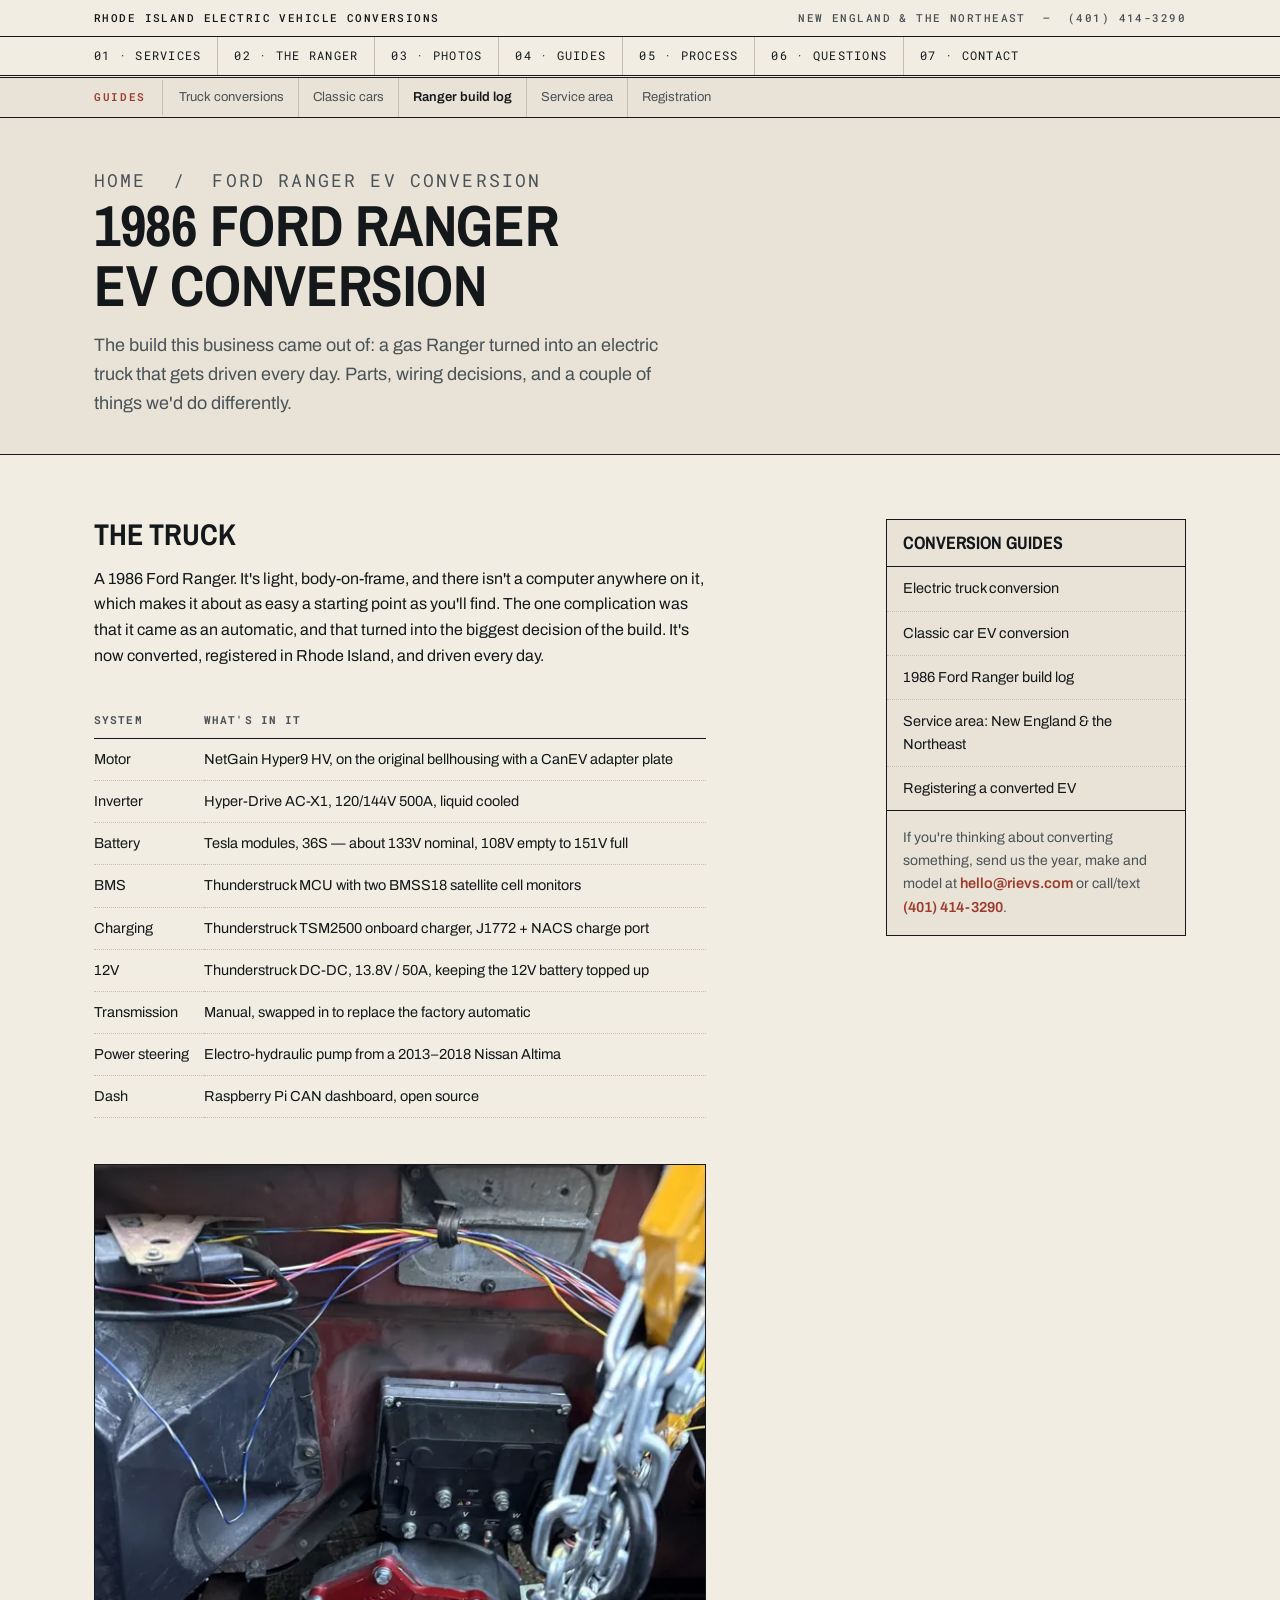
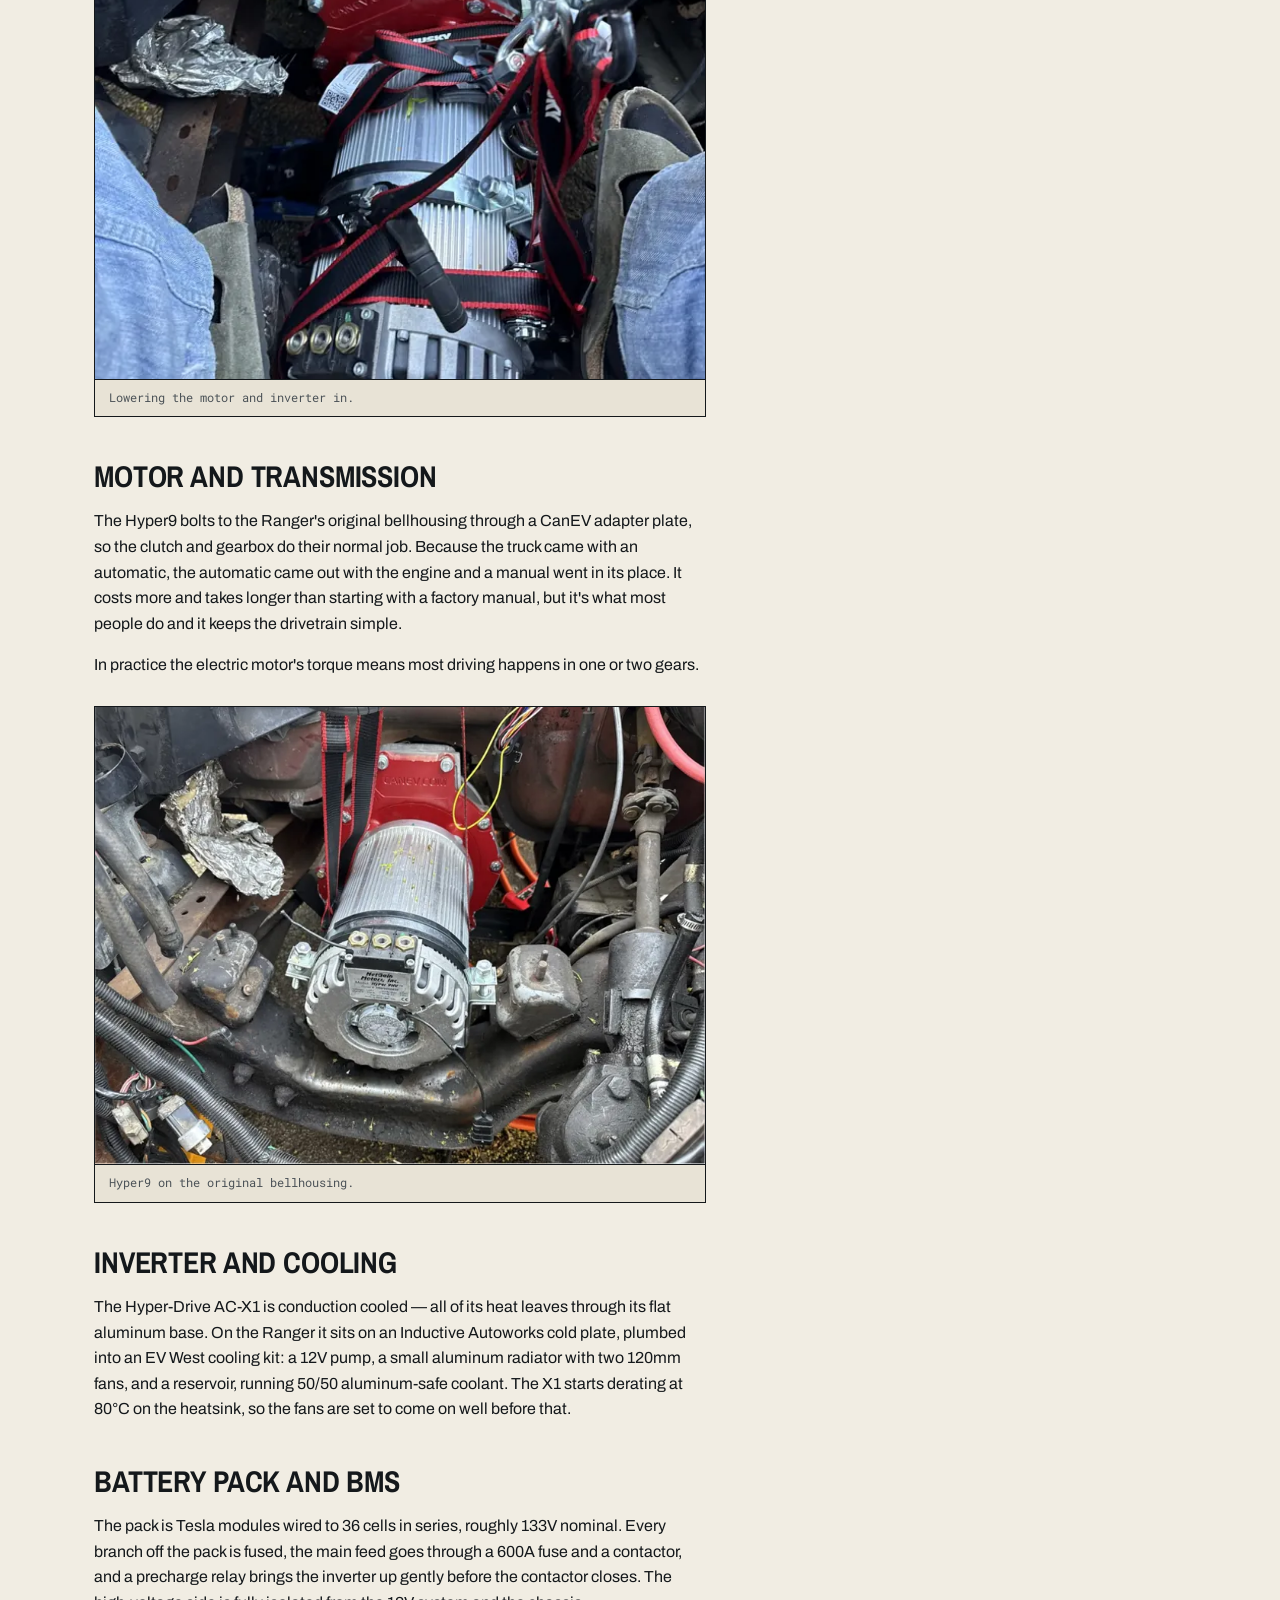
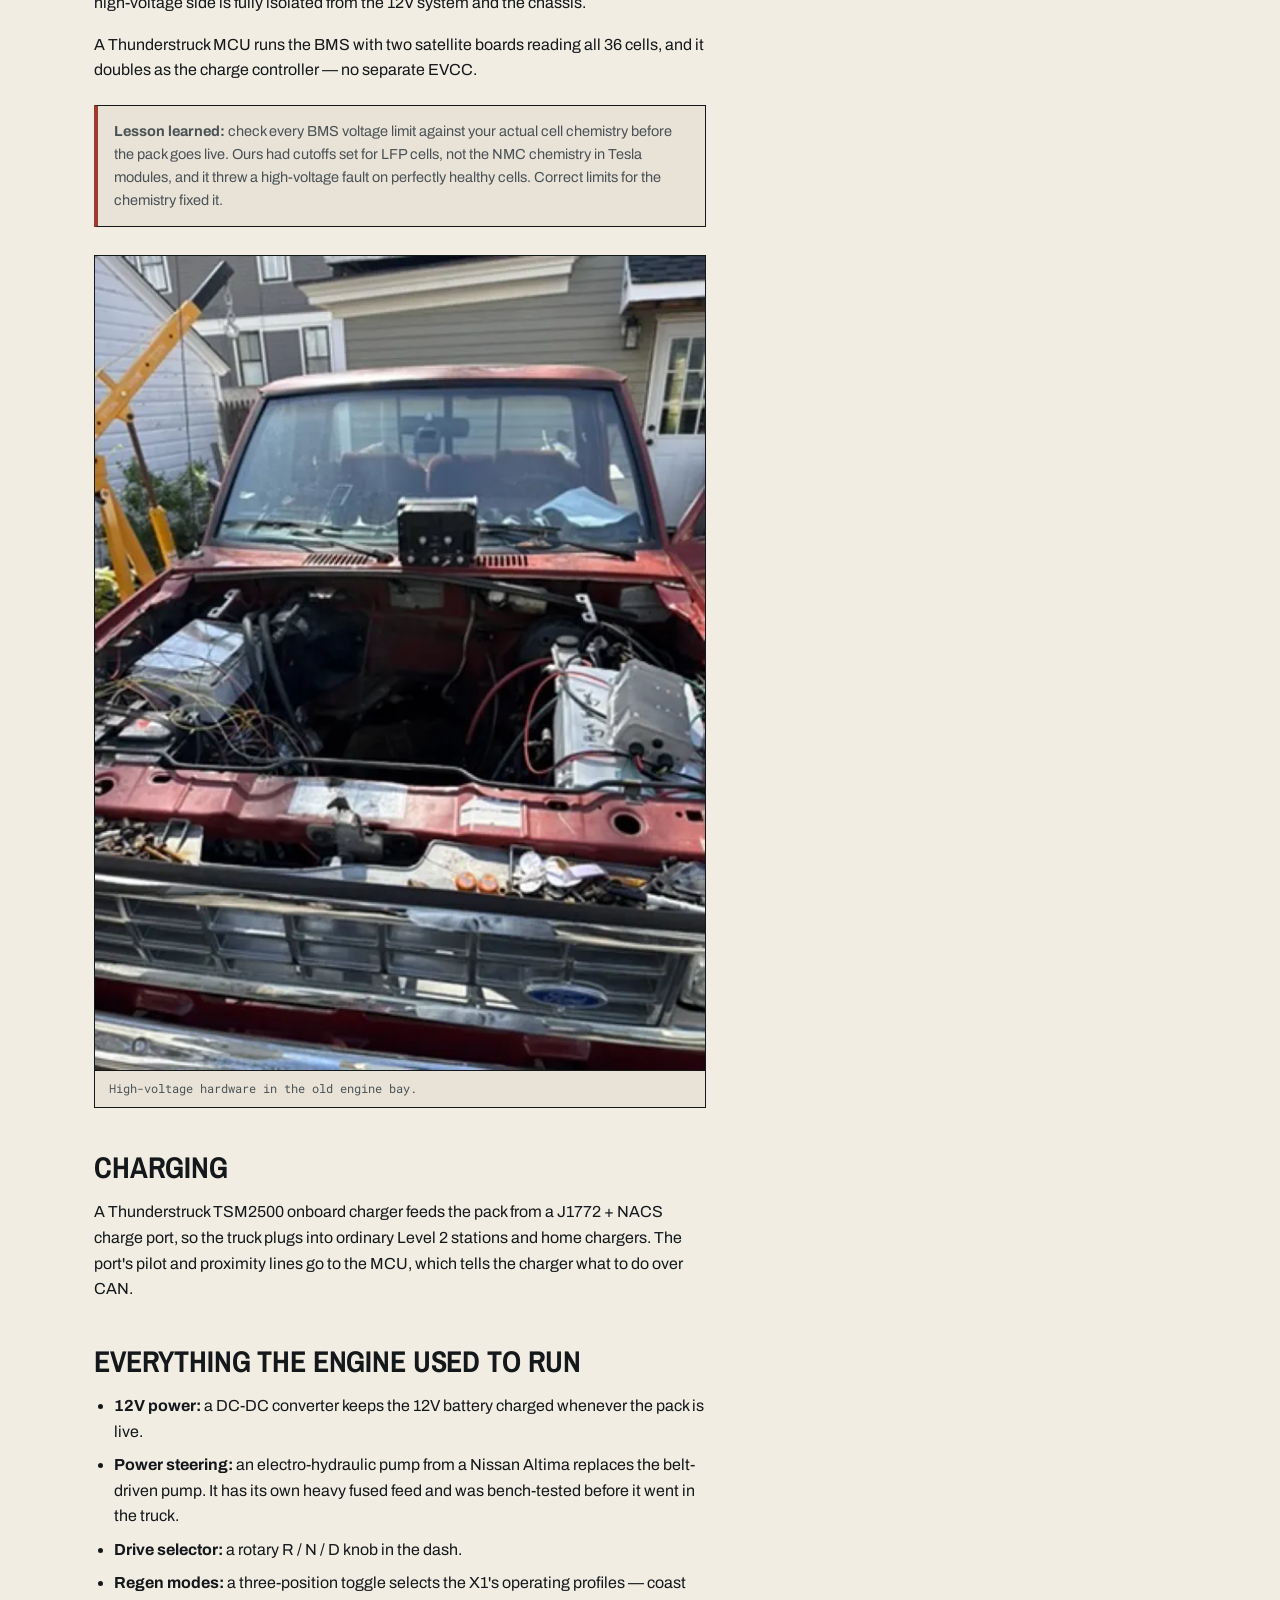
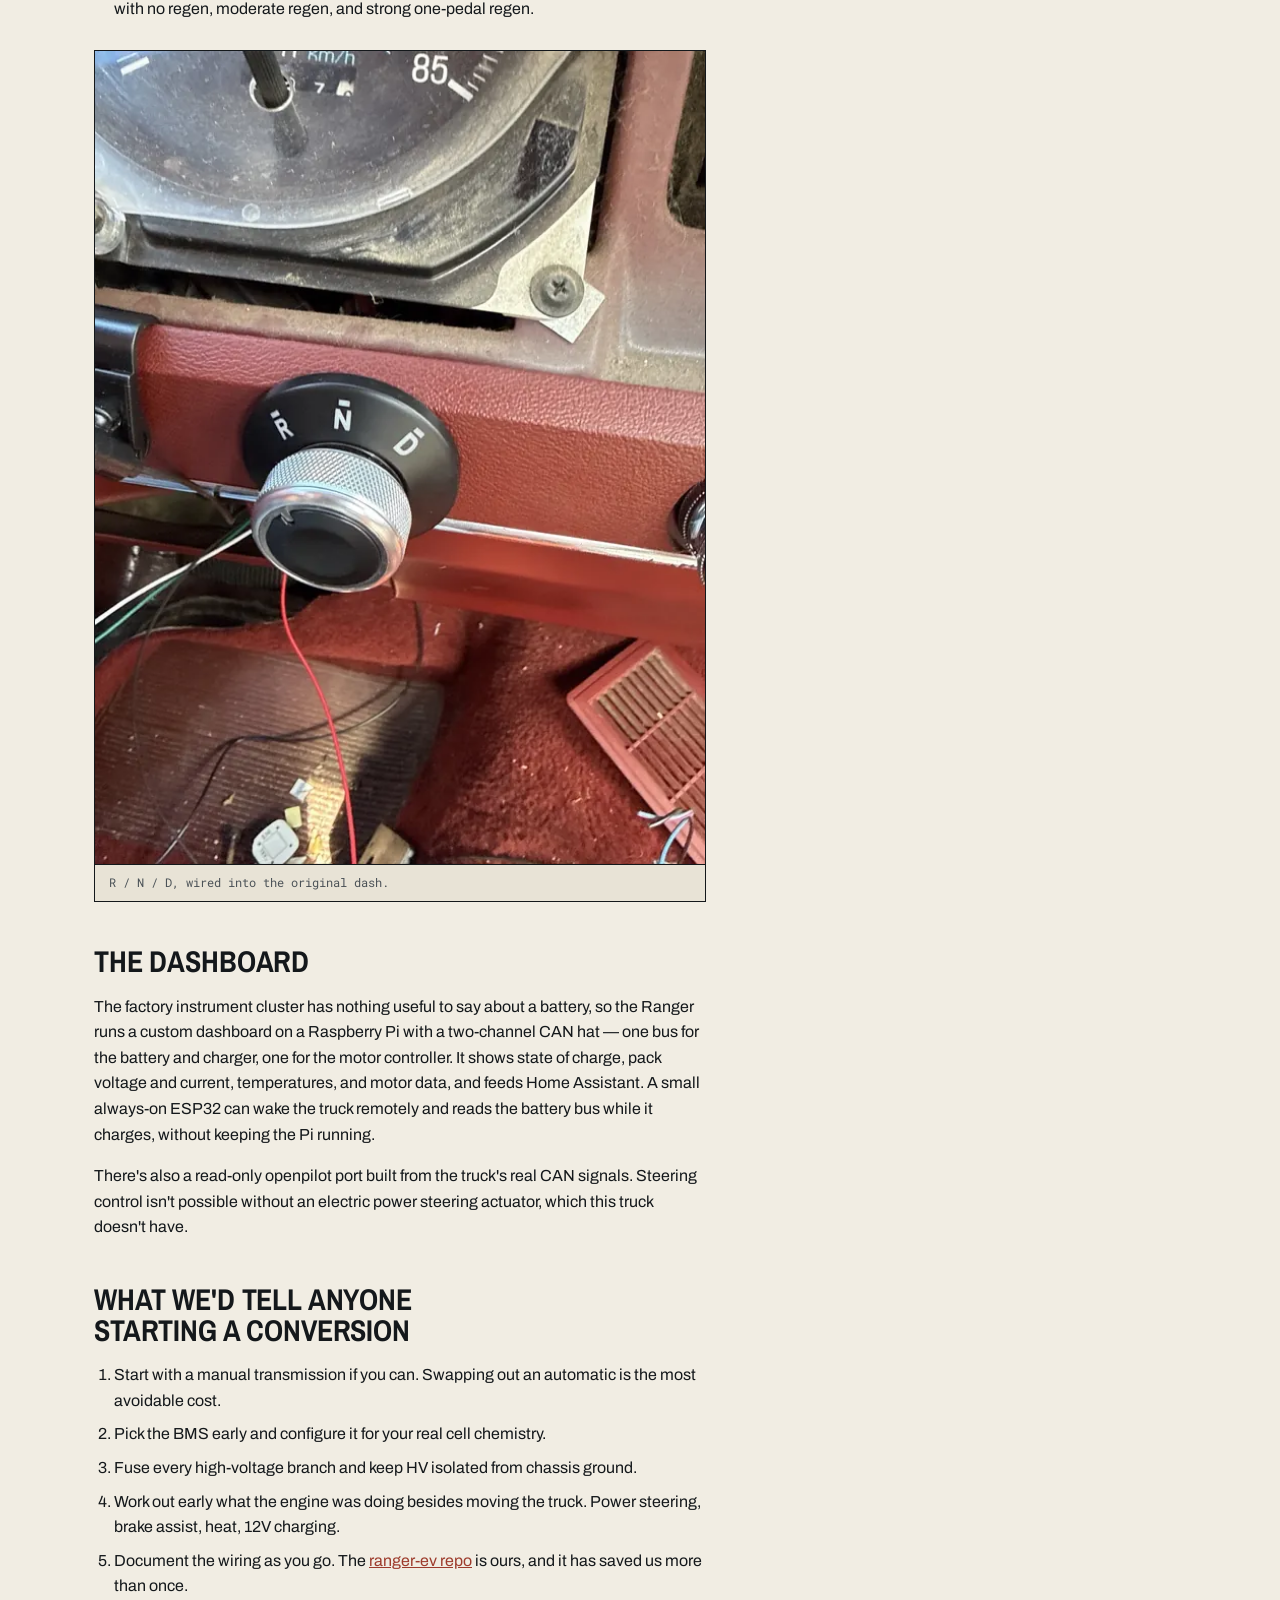
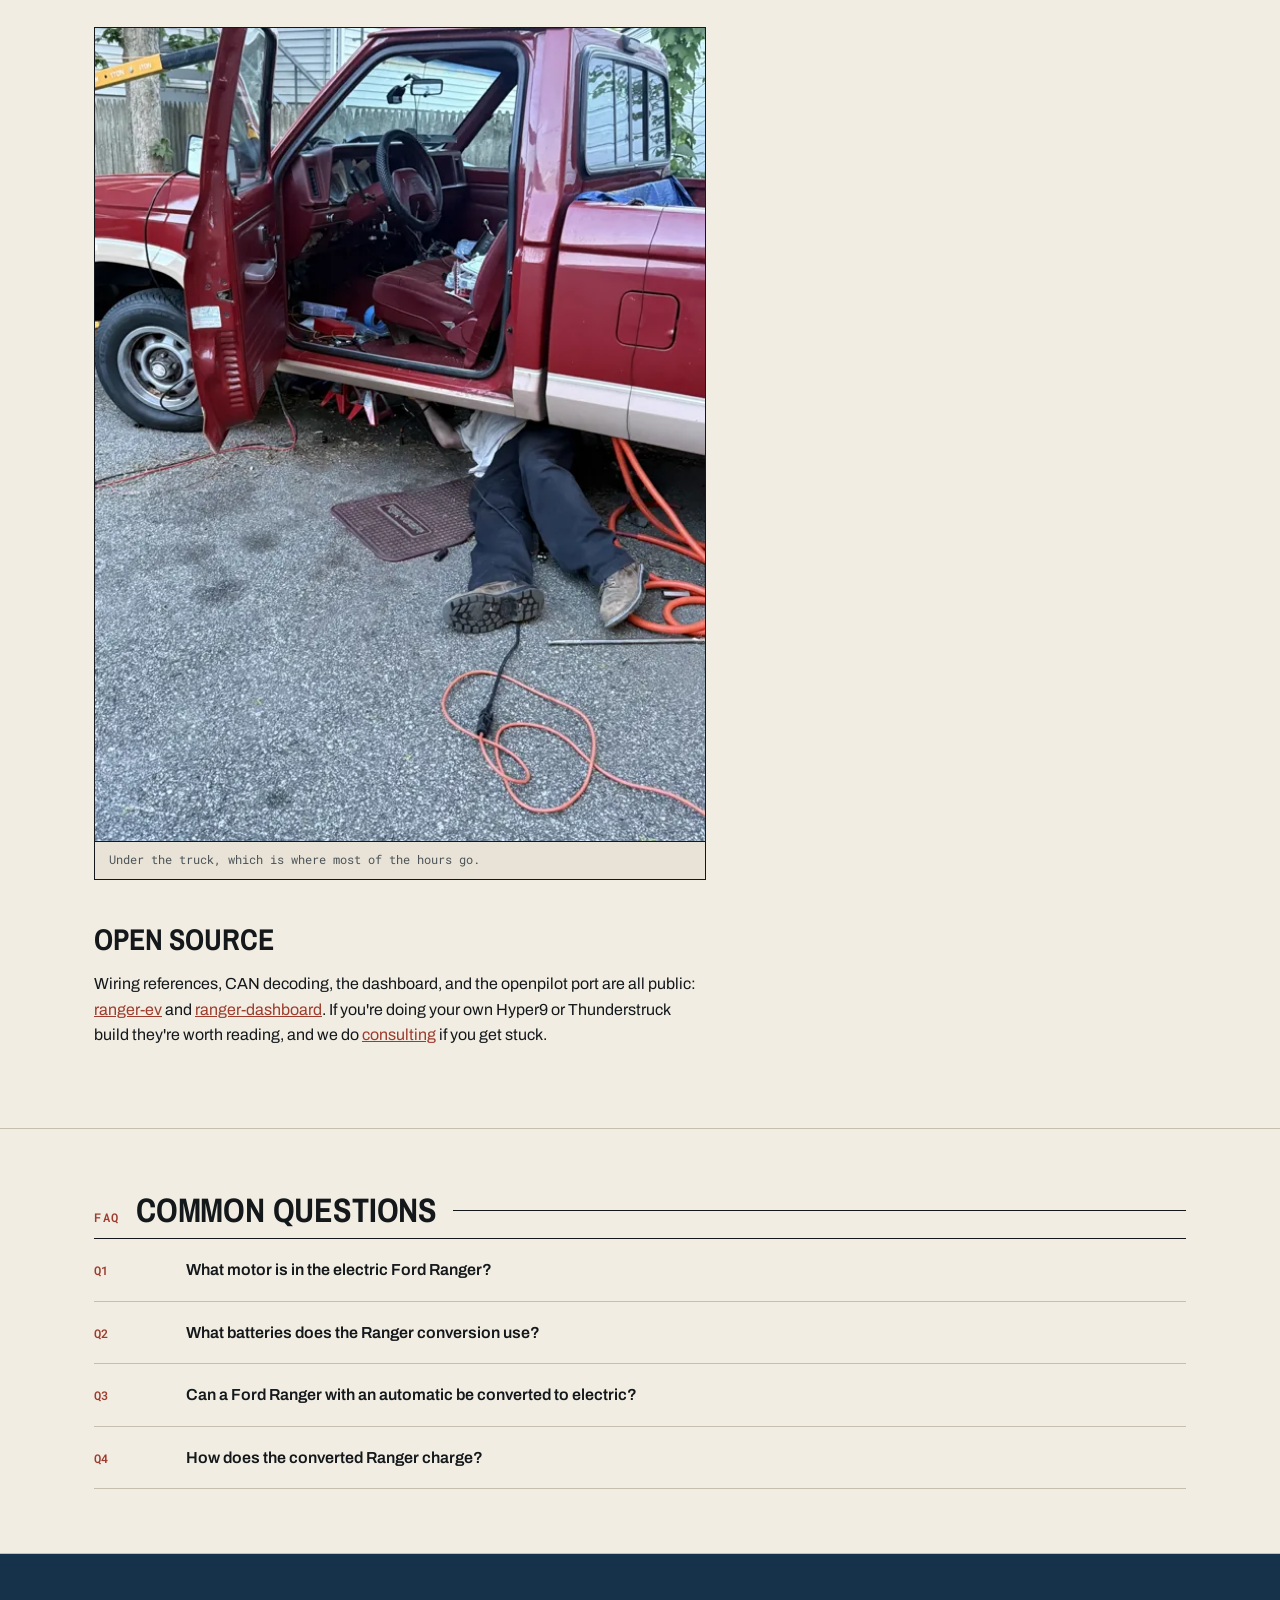
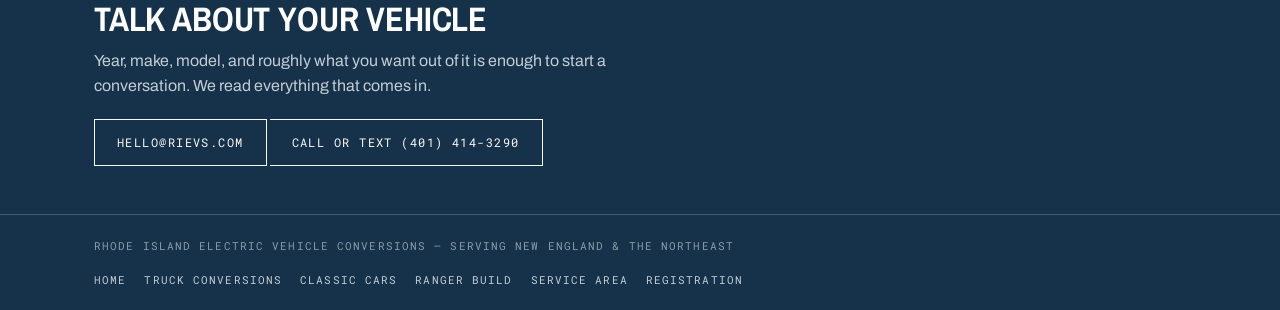
<file: ford-ranger-ev-conversion/index.html>
<!doctype html>
<html lang="en">
<head>
<meta charset="utf-8">
<meta name="viewport" content="width=device-width, initial-scale=1">
<title>1986 Ford Ranger EV Conversion Build Log</title>
<meta name="description" content="How we converted a 1986 Ford Ranger to electric: NetGain Hyper9, Hyper-Drive X1, Tesla modules, Thunderstruck BMS, manual swap, and a custom CAN dashboard.">
<link rel="canonical" href="https://rievs.com/ford-ranger-ev-conversion/">
<meta property="og:type" content="article">
<meta property="og:site_name" content="Rhode Island Electric Vehicle Conversions">
<meta property="og:title" content="1986 Ford Ranger EV Conversion Build Log | Hyper9, Tesla Modules, Thunderstruck BMS">
<meta property="og:description" content="How we converted a 1986 Ford Ranger to electric: NetGain Hyper9, Hyper-Drive X1, Tesla modules, Thunderstruck BMS, manual swap, and a custom CAN dashboard.">
<meta property="og:url" content="https://rievs.com/ford-ranger-ev-conversion/">
<meta property="og:image" content="https://rievs.com/img/og-ranger.jpg">
<meta name="twitter:card" content="summary_large_image">
<link rel="icon" href="/favicon.svg" type="image/svg+xml">
<link rel="icon" href="/favicon-32.png" sizes="32x32" type="image/png">
<link rel="apple-touch-icon" href="/apple-touch-icon.png">
<meta name="theme-color" content="#16324a">
<link rel="preconnect" href="https://fonts.googleapis.com">
<link rel="preconnect" href="https://fonts.gstatic.com" crossorigin>
<link href="https://fonts.googleapis.com/css2?family=Archivo+Narrow:wght@600;700&family=Archivo:wght@400;600&family=Roboto+Mono:wght@400;500;600&display=swap" rel="stylesheet">
<link rel="stylesheet" href="/assets/site.css">
<script type="application/ld+json">
{
  "@context": "https://schema.org",
  "@graph": [
    {
      "@type": "BreadcrumbList",
      "itemListElement": [
        {
          "@type": "ListItem",
          "position": 1,
          "name": "Home",
          "item": "https://rievs.com/"
        },
        {
          "@type": "ListItem",
          "position": 2,
          "name": "Ford Ranger EV conversion",
          "item": "https://rievs.com/ford-ranger-ev-conversion/"
        }
      ]
    },
    {
      "@type": "TechArticle",
      "headline": "1986 Ford Ranger EV conversion",
      "description": "How we converted a 1986 Ford Ranger to electric: NetGain Hyper9 motor, Hyper-Drive X1 inverter, 36S Tesla module pack, Thunderstruck BMS and charger, manual transmission swap, and a custom CAN dashboard.",
      "image": "https://rievs.com/img/og-ranger.jpg",
      "mainEntityOfPage": "https://rievs.com/ford-ranger-ev-conversion/",
      "author": {
        "@type": "Organization",
        "name": "Rhode Island Electric Vehicle Conversions",
        "url": "https://rievs.com/"
      },
      "publisher": {
        "@type": "Organization",
        "name": "Rhode Island Electric Vehicle Conversions",
        "url": "https://rievs.com/",
        "logo": {
          "@type": "ImageObject",
          "url": "https://rievs.com/apple-touch-icon.png"
        }
      },
      "dateModified": "2026-09-17"
    },
    {
      "@type": "FAQPage",
      "mainEntity": [
        {
          "@type": "Question",
          "name": "What motor is in the electric Ford Ranger?",
          "acceptedAnswer": {
            "@type": "Answer",
            "text": "A NetGain Hyper9 HV, driven by a Hyper-Drive AC-X1 120/144V 500A inverter and bolted to the original bellhousing with a CanEV adapter plate."
          }
        },
        {
          "@type": "Question",
          "name": "What batteries does the Ranger conversion use?",
          "acceptedAnswer": {
            "@type": "Answer",
            "text": "Tesla modules configured as 36 cells in series, about 133V nominal, managed by a Thunderstruck MCU BMS."
          }
        },
        {
          "@type": "Question",
          "name": "Can a Ford Ranger with an automatic be converted to electric?",
          "acceptedAnswer": {
            "@type": "Answer",
            "text": "Yes. Ours came as an automatic. The usual approach, and what we did, is to remove the automatic with the engine and install a manual transmission that the electric motor mates to."
          }
        },
        {
          "@type": "Question",
          "name": "How does the converted Ranger charge?",
          "acceptedAnswer": {
            "@type": "Answer",
            "text": "Through a J1772 + NACS charge port feeding a Thunderstruck TSM2500 onboard charger, so it works with standard Level 2 chargers."
          }
        }
      ]
    }
  ]
}
</script>
</head>
<body>
<a class="skip" href="#main">Skip to content</a>

<div class="topbar">
  <div class="wrap">
    <span><a href="/" style="color:inherit;text-decoration:none">Rhode Island Electric Vehicle Conversions</a></span>
    <span class="right">New England &amp; the Northeast &nbsp;&mdash;&nbsp; <a href="tel:+14014143290">(401) 414-3290</a></span>
  </div>
</div>

<nav class="navrail" aria-label="Main">
  <div class="wrap">
    <a href="/#services">01 &middot; Services</a>
    <a href="/#build">02 &middot; The Ranger</a>
    <a href="/#gallery">03 &middot; Photos</a>
    <a href="/#guides">04 &middot; Guides</a>
    <a href="/#process">05 &middot; Process</a>
    <a href="/#faq">06 &middot; Questions</a>
    <a href="/#contact">07 &middot; Contact</a>
  </div>
</nav>

<nav class="guiderail" aria-label="Guides">
  <div class="wrap">
    <span class="grail-label">Guides</span>
    <a href="/electric-truck-conversion/">Truck conversions</a>
    <a href="/classic-car-ev-conversion/">Classic cars</a>
    <a href="/ford-ranger-ev-conversion/" aria-current="page">Ranger build log</a>
    <a href="/ev-conversion-new-england/">Service area</a>
    <a href="/ev-conversion-registration/">Registration</a>
  </div>
</nav>

<main id="main">
<header class="pagehead">
  <div class="wrap">
    <p class="crumbs"><a href="/">Home</a> &nbsp;/&nbsp; Ford Ranger EV conversion</p>
    <h1>1986 Ford Ranger EV conversion</h1>
    <p>The build this business came out of: a gas Ranger turned into an electric truck that gets driven
      every day. Parts, wiring decisions, and a couple of things we'd do differently.</p>
  </div>
</header>

<section>
  <div class="wrap article">
    <article class="prose">
      <h2>The truck</h2>
      <p>A 1986 Ford Ranger. It's light, body-on-frame, and there isn't a computer anywhere on it, which
        makes it about as easy a starting point as you'll find. The one complication was that it came as
        an automatic, and that turned into the biggest decision of the build. It's now converted,
        registered in Rhode Island, and driven every day.</p>

      <div class="tablewrap"><table>
        <tr><th>System</th><th>What's in it</th></tr>
        <tr><td>Motor</td><td>NetGain Hyper9 HV, on the original bellhousing with a CanEV adapter plate</td></tr>
        <tr><td>Inverter</td><td>Hyper-Drive AC-X1, 120/144V 500A, liquid cooled</td></tr>
        <tr><td>Battery</td><td>Tesla modules, 36S &mdash; about 133V nominal, 108V empty to 151V full</td></tr>
        <tr><td>BMS</td><td>Thunderstruck MCU with two BMSS18 satellite cell monitors</td></tr>
        <tr><td>Charging</td><td>Thunderstruck TSM2500 onboard charger, J1772 + NACS charge port</td></tr>
        <tr><td>12V</td><td>Thunderstruck DC-DC, 13.8V / 50A, keeping the 12V battery topped up</td></tr>
        <tr><td>Transmission</td><td>Manual, swapped in to replace the factory automatic</td></tr>
        <tr><td>Power steering</td><td>Electro-hydraulic pump from a 2013&ndash;2018 Nissan Altima</td></tr>
        <tr><td>Dash</td><td>Raspberry Pi CAN dashboard, open source</td></tr>
      </table></div>

      <figure>
        <img src="/img/drivetrain-800.webp" srcset="/img/drivetrain-800.webp 800w, /img/drivetrain-1600.webp 1600w" sizes="(max-width:900px) 100vw, 700px"
             width="1350" height="1800" loading="lazy" alt="Hyper9 electric motor and X1 inverter being lowered into the Ford Ranger's engine bay on a chain hoist">
        <figcaption>Lowering the motor and inverter in.</figcaption>
      </figure>

      <h2>Motor and transmission</h2>
      <p>The Hyper9 bolts to the Ranger's original bellhousing through a CanEV adapter plate, so the
        clutch and gearbox do their normal job. Because the truck came with an automatic, the automatic
        came out with the engine and a manual went in its place. It costs more and takes longer than starting with a factory manual, but it's what most people do
          and it keeps the drivetrain simple.</p>
      <p>In practice the electric motor's torque means most driving happens in one or two gears.</p>

      <figure>
        <img src="/img/motor-800.webp" srcset="/img/motor-800.webp 800w, /img/motor-1600.webp 1600w" sizes="(max-width:900px) 100vw, 700px"
             width="1800" height="1350" loading="lazy" alt="NetGain Hyper9 electric motor bolted to the Ford Ranger transmission with a CanEV adapter plate">
        <figcaption>Hyper9 on the original bellhousing.</figcaption>
      </figure>

      <h2>Inverter and cooling</h2>
      <p>The Hyper-Drive AC-X1 is conduction cooled &mdash; all of its heat leaves through its flat aluminum
        base. On the Ranger it sits on an Inductive Autoworks cold plate, plumbed into an EV West cooling kit:
        a 12V pump, a small aluminum radiator with two 120mm fans, and a reservoir, running 50/50 aluminum-safe
        coolant. The X1 starts derating at 80&deg;C on the heatsink, so the fans are set to come on well
        before that.</p>

      <h2>Battery pack and BMS</h2>
      <p>The pack is Tesla modules wired to 36 cells in series, roughly 133V nominal. Every branch off the
        pack is fused, the main feed goes through a 600A fuse and a contactor, and a precharge relay brings
        the inverter up gently before the contactor closes. The high-voltage side is fully isolated from the
        12V system and the chassis.</p>
      <p>A Thunderstruck MCU runs the BMS with two satellite boards reading all 36 cells, and it doubles as
        the charge controller &mdash; no separate EVCC.</p>
      <div class="note"><b>Lesson learned:</b> check every BMS voltage limit against your actual cell
        chemistry before the pack goes live. Ours had cutoffs set for LFP cells, not the NMC chemistry in
        Tesla modules, and it threw a high-voltage fault on perfectly healthy cells. Correct limits for the
        chemistry fixed it.</div>

      <figure>
        <img src="/img/bay-800.webp" srcset="/img/bay-800.webp 800w, /img/bay-1600.webp 1600w" sizes="(max-width:900px) 100vw, 700px"
             width="1350" height="1800" loading="lazy" alt="Engine bay of the converted Ford Ranger with high voltage EV components mounted">
        <figcaption>High-voltage hardware in the old engine bay.</figcaption>
      </figure>

      <h2>Charging</h2>
      <p>A Thunderstruck TSM2500 onboard charger feeds the pack from a J1772 + NACS charge port, so the
        truck plugs into ordinary Level 2 stations and home chargers. The port's pilot and proximity lines
        go to the MCU, which tells the charger what to do over CAN.</p>

      <h2>Everything the engine used to run</h2>
      <ul>
        <li><b>12V power:</b> a DC-DC converter keeps the 12V battery charged whenever the pack is live.</li>
        <li><b>Power steering:</b> an electro-hydraulic pump from a Nissan Altima replaces the belt-driven pump.
          It has its own heavy fused feed and was bench-tested before it went in the truck.</li>
        <li><b>Drive selector:</b> a rotary R / N / D knob in the dash.</li>
        <li><b>Regen modes:</b> a three-position toggle selects the X1's operating profiles &mdash; coast with no
          regen, moderate regen, and strong one-pedal regen.</li>
      </ul>

      <figure>
        <img src="/img/selector-800.webp" srcset="/img/selector-800.webp 800w, /img/selector-1600.webp 1600w" sizes="(max-width:900px) 100vw, 700px"
             width="1350" height="1800" loading="lazy" alt="Rotary R N D drive selector knob installed in the dashboard of the electric Ford Ranger">
        <figcaption>R / N / D, wired into the original dash.</figcaption>
      </figure>

      <h2>The dashboard</h2>
      <p>The factory instrument cluster has nothing useful to say about a battery, so the Ranger runs a
        custom dashboard on a Raspberry Pi with a two-channel CAN hat &mdash; one bus for the battery and charger, one for the motor controller.
        It shows state of charge, pack voltage and current, temperatures, and motor data, and feeds Home
        Assistant. A small always-on ESP32 can wake the truck remotely and reads the battery bus while it
        charges, without keeping the Pi running.</p>
      <p>There's also a read-only openpilot port built from the truck's real CAN signals. Steering control
        isn't possible without an electric power steering actuator, which this truck doesn't have.</p>

      <h2>What we'd tell anyone starting a conversion</h2>
      <ol>
        <li>Start with a manual transmission if you can. Swapping out an automatic is the most avoidable cost.</li>
        <li>Pick the BMS early and configure it for your real cell chemistry.</li>
        <li>Fuse every high-voltage branch and keep HV isolated from chassis ground.</li>
        <li>Work out early what the engine was doing besides moving the truck. Power steering, brake assist,
          heat, 12V charging.</li>
        <li>Document the wiring as you go. The <a href="https://github.com/wstewarttennes/ranger-ev">ranger-ev repo</a>
          is ours, and it has saved us more than once.</li>
      </ol>

      <figure>
        <img src="/img/underneath-800.webp" srcset="/img/underneath-800.webp 800w, /img/underneath-1600.webp 1600w" sizes="(max-width:900px) 100vw, 700px"
             width="1350" height="1800" loading="lazy" alt="Working underneath the Ford Ranger during the gas to electric conversion">
        <figcaption>Under the truck, which is where most of the hours go.</figcaption>
      </figure>

      <h2>Open source</h2>
      <p>Wiring references, CAN decoding, the dashboard, and the openpilot port are all public:
        <a href="https://github.com/wstewarttennes/ranger-ev">ranger-ev</a> and
        <a href="https://github.com/wstewarttennes/ranger-dashboard">ranger-dashboard</a>.
        If you're doing your own Hyper9 or Thunderstruck build they're worth reading, and we do <a
          href="/#services">consulting</a> if you get stuck.</p>

    </article>
    <aside class="aside" aria-label="Guides">
      <h2>Conversion guides</h2>
      <ul>
        <li><a href="/electric-truck-conversion/">Electric truck conversion</a></li>
        <li><a href="/classic-car-ev-conversion/">Classic car EV conversion</a></li>
        <li><a href="/ford-ranger-ev-conversion/" aria-current="page">1986 Ford Ranger build log</a></li>
        <li><a href="/ev-conversion-new-england/">Service area: New England &amp; the Northeast</a></li>
        <li><a href="/ev-conversion-registration/">Registering a converted EV</a></li>
      </ul>
      <div class="ask">If you're thinking about converting something, send us the year, make and model at
        <a href="mailto:hello@rievs.com?subject=EV%20conversion%20inquiry">hello@rievs.com</a> or call/text <a href="tel:+14014143290">(401) 414-3290</a>.</div>
    </aside>
  </div>
</section>

<section>
  <div class="wrap">
    <div class="sec-head"><span class="sec-no">FAQ</span><h2>Common questions</h2><span class="fill"></span></div>
    <div class="faq">
      <details>
        <summary><span class="q">Q1</span><span>What motor is in the electric Ford Ranger?</span></summary>
        <div class="answer"><p>A NetGain Hyper9 HV, driven by a Hyper-Drive AC-X1 120/144V 500A inverter and bolted to the original bellhousing with a CanEV adapter plate.</p></div>
      </details>
      <details>
        <summary><span class="q">Q2</span><span>What batteries does the Ranger conversion use?</span></summary>
        <div class="answer"><p>Tesla modules configured as 36 cells in series, about 133V nominal, managed by a Thunderstruck MCU BMS.</p></div>
      </details>
      <details>
        <summary><span class="q">Q3</span><span>Can a Ford Ranger with an automatic be converted to electric?</span></summary>
        <div class="answer"><p>Yes. Ours came as an automatic. The usual approach, and what we did, is to remove the automatic with the engine and install a manual transmission that the electric motor mates to.</p></div>
      </details>
      <details>
        <summary><span class="q">Q4</span><span>How does the converted Ranger charge?</span></summary>
        <div class="answer"><p>Through a J1772 + NACS charge port feeding a Thunderstruck TSM2500 onboard charger, so it works with standard Level 2 chargers.</p></div>
      </details>
    </div>
  </div>
</section>
<section class="cta-band">
  <div class="wrap">
    <h2>Talk about your vehicle</h2>
    <p>Year, make, model, and roughly what you want out of it is enough to start a conversation. We read everything that comes in.</p>
    <a class="btn" href="mailto:hello@rievs.com?subject=EV%20conversion%20inquiry">hello@rievs.com</a>
    <a class="btn" href="tel:+14014143290" style="border-left:none">Call or text (401) 414-3290</a>
  </div>
</section>
</main>

<footer>
  <div class="wrap">
    <span>Rhode Island Electric Vehicle Conversions &mdash; serving New England &amp; the Northeast</span>
    <nav aria-label="Footer">
      <a href="/">Home</a>
      <a href="/electric-truck-conversion/">Truck conversions</a>
      <a href="/classic-car-ev-conversion/">Classic cars</a>
      <a href="/ford-ranger-ev-conversion/">Ranger build</a>
      <a href="/ev-conversion-new-england/">Service area</a>
      <a href="/ev-conversion-registration/">Registration</a>
    </nav>
  </div>
</footer>
</body>
</html>
</file>
<file: assets/site.css>
:root{
    --paper:#f1ede3;
    --paper-2:#e8e3d6;
    --ink:#14181b;
    --ink-2:#4b5257;
    --rule:#c6bfae;
    --rule-hard:#14181b;
    --oxide:#9d3b2c;        /* figure numbers, section marks */
    --navy:#16324a;         /* bay, plates, footer */
    --max:1140px;
  }
  *{box-sizing:border-box}
  html{scroll-behavior:smooth}
  body{
    margin:0; background:var(--paper); color:var(--ink);
    font:16px/1.6 "Archivo",ui-sans-serif,-apple-system,Helvetica,Arial,sans-serif;
    -webkit-font-smoothing:antialiased;
  }
  a{color:var(--oxide)}
  .wrap{max-width:var(--max); margin:0 auto; padding:0 24px}
  h1,h2,h3{font-family:"Archivo Narrow","Archivo",Impact,sans-serif; font-weight:700;
    line-height:1.04; margin:0; text-transform:uppercase; letter-spacing:-.005em}
  .mono{font-family:"Roboto Mono",ui-monospace,Menlo,monospace}

  /* ---------- top bar ---------- */
  .topbar{border-bottom:1px solid var(--rule-hard); background:var(--paper)}
  .topbar .wrap{display:flex; justify-content:space-between; align-items:baseline;
    gap:16px; padding-block:9px; flex-wrap:wrap}
  .topbar span{font-family:"Roboto Mono",monospace; font-size:11px; font-weight:500;
    letter-spacing:.13em; text-transform:uppercase}
  .topbar .right{color:var(--ink-2)}
  .topbar a{color:inherit; text-decoration:none}
  .topbar a:hover{color:var(--oxide)}
  .guiderail{border-bottom:1px solid var(--rule-hard); background:var(--paper-2)}
  .guiderail .wrap{display:flex; flex-wrap:wrap; align-items:baseline; gap:0; padding-block:0}
  .guiderail .grail-label{font-family:"Roboto Mono",monospace; font-size:10.5px;
    letter-spacing:.16em; text-transform:uppercase; color:var(--oxide); font-weight:600;
    padding:9px 16px 9px 0; margin-right:16px; border-right:1px solid var(--rule)}
  .guiderail a{font-family:"Archivo",sans-serif; font-size:13px; text-decoration:none;
    color:var(--ink-2); padding:9px 14px 9px 0; margin-right:14px;
    border-right:1px solid var(--rule)}
  .guiderail a:last-child{border-right:none; margin-right:0}
  .guiderail a:hover{color:var(--oxide)}
  .guiderail a[aria-current="page"]{color:var(--ink); font-weight:600}
  @media(max-width:640px){ .guiderail a{font-size:12px; padding-right:9px; margin-right:9px} }
  .mailplate a.tel{display:block; margin-top:16px; font-family:"Roboto Mono",monospace;
    font-weight:500; font-size:15px; letter-spacing:.05em; color:#c2ccd4; word-break:normal}
  .mailplate a.tel:hover{color:#e6b88a}

  /* ---------- nav rail ---------- */
  .navrail{border-bottom:3px double var(--rule-hard); background:var(--paper)}
  .navrail .wrap{display:flex; gap:0; flex-wrap:wrap; padding-block:0}
  .navrail a{font-family:"Roboto Mono",monospace; font-size:11.5px; letter-spacing:.11em;
    text-transform:uppercase; text-decoration:none; color:var(--ink); padding:10px 16px 10px 0;
    margin-right:16px; border-right:1px solid var(--rule)}
  .navrail a:last-child{border-right:none; margin-right:0}
  .navrail a:hover{color:var(--oxide)}
  @media(max-width:640px){ .navrail a{padding-right:10px; margin-right:10px; font-size:10.5px} }

  /* ---------- masthead ---------- */
  .masthead{position:relative; border-bottom:1px solid var(--rule-hard);
    background:var(--navy); min-height:min(78vh,720px); display:flex; align-items:flex-end}
  .masthead-photo{position:absolute; inset:0; overflow:hidden}
  .masthead-photo img{width:100%; height:100%; object-fit:cover; display:block;
    filter:saturate(.9) contrast(1.04)}
  .masthead::after{content:""; position:absolute; inset:0;
    background:linear-gradient(to top, rgba(12,18,24,.94) 0%, rgba(12,18,24,.62) 38%, rgba(12,18,24,.18) 72%, rgba(12,18,24,.30) 100%)}
  .masthead .wrap{position:relative; z-index:2; padding-block:0 44px; width:100%}
  .plate{border:1px solid rgba(241,237,227,.55); border-left-width:4px;
    padding:26px 28px 28px; max-width:720px; background:rgba(12,18,24,.34)}
  .plate .stamp{font-family:"Roboto Mono",monospace; font-size:11px; letter-spacing:.16em;
    text-transform:uppercase; color:#e6b88a; display:block; margin-bottom:14px}
  .masthead h1{font-size:clamp(38px,7.4vw,76px); color:#fbf8f1; margin-bottom:16px}
  .masthead p{color:#d3d9de; font-size:clamp(15.5px,1.7vw,18px); max-width:52ch; margin:0 0 22px}
  .cta{display:flex; gap:0; flex-wrap:wrap}
  .btn{font-family:"Roboto Mono",monospace; font-size:12px; letter-spacing:.12em;
    text-transform:uppercase; text-decoration:none; padding:13px 22px; border:1px solid #fbf8f1;
    display:inline-block}
  .btn-a{background:#fbf8f1; color:var(--ink)}
  .btn-a:hover{background:var(--oxide); border-color:var(--oxide); color:#fbf8f1}
  .btn-b{color:#fbf8f1; border-left:none}
  .btn-b:hover{background:rgba(251,248,241,.14)}
  @media(max-width:520px){ .btn-b{border-left:1px solid #fbf8f1} }

  /* ---------- sections ---------- */
  section{padding:64px 0; border-bottom:1px solid var(--rule)}
  .sec-head{display:flex; align-items:baseline; gap:16px; margin-bottom:10px}
  .sec-no{font-family:"Roboto Mono",monospace; font-size:11.5px; font-weight:600;
    letter-spacing:.14em; color:var(--oxide); white-space:nowrap}
  .sec-head h2{font-size:clamp(24px,3.3vw,34px)}
  .sec-head .fill{flex:1; height:1px; background:var(--rule-hard); align-self:center}
  .lede{color:var(--ink-2); max-width:64ch; margin:0 0 34px; font-size:15.5px}

  /* ---------- numbered list rows (services, process) ---------- */
  .rows{border-top:1px solid var(--rule-hard)}
  .row{display:grid; grid-template-columns:88px 1fr 1.05fr; gap:26px;
    padding:24px 0; border-bottom:1px solid var(--rule); align-items:start}
  @media(max-width:800px){ .row{grid-template-columns:62px 1fr; gap:18px}
    .row .row-detail{grid-column:2} }
  .row-no{font-family:"Roboto Mono",monospace; font-size:13px; font-weight:600; color:var(--oxide);
    padding-top:3px}
  .row h3{font-size:20px; margin-bottom:8px}
  .row p{color:var(--ink-2); font-size:15px; margin:0}
  .row ul{margin:0; padding:0; list-style:none}
  .row li{font-family:"Roboto Mono",monospace; font-size:12.5px; color:var(--ink-2);
    padding:5px 0; border-bottom:1px dotted var(--rule)}
  .row li:last-child{border-bottom:none}

  /* ---------- build / spec sheet ---------- */
  .build-grid{display:grid; grid-template-columns:1fr 1fr; gap:0; border:1px solid var(--rule-hard)}
  @media(max-width:800px){ .build-grid{grid-template-columns:1fr} }
  .build-fig{border-right:1px solid var(--rule-hard); background:var(--paper-2)}
  @media(max-width:800px){ .build-fig{border-right:none; border-bottom:1px solid var(--rule-hard)} }
  .build-fig .frame{aspect-ratio:4/5; overflow:hidden; display:flex; align-items:center;
    justify-content:center; color:#8c8474; font-family:"Roboto Mono",monospace; font-size:12px}
  .build-fig img{width:100%; height:100%; object-fit:cover; display:block}
  .build-fig .cap{border-top:1px solid var(--rule-hard); padding:10px 16px;
    font-family:"Roboto Mono",monospace; font-size:11.5px; color:var(--ink-2)}
  .build-data{padding:24px 26px}
  .specs{width:100%; border-collapse:collapse; font-size:14px}
  .specs td{padding:9px 0; border-bottom:1px dotted var(--rule); vertical-align:top}
  .specs td:first-child{font-family:"Roboto Mono",monospace; font-size:11.5px;
    letter-spacing:.09em; text-transform:uppercase; color:var(--ink-2); width:46%; padding-right:14px}
  .status{margin-top:22px; border:1px solid var(--rule-hard); border-left:4px solid var(--oxide);
    padding:14px 16px; font-size:14px; color:var(--ink-2); background:var(--paper-2)}
  .status b{font-family:"Roboto Mono",monospace; font-size:11px; letter-spacing:.12em;
    text-transform:uppercase; color:var(--ink); display:block; margin-bottom:6px}
  .repo-note{margin-top:20px; font-size:14px; color:var(--ink-2)}

  /* ---------- plates (gallery) ---------- */
  .gallery{display:grid; grid-template-columns:1fr 1fr; gap:28px}
  @media(max-width:700px){ .gallery{grid-template-columns:1fr} }
  .gallery figure{margin:0; cursor:zoom-in}
  .gallery .frame{border:1px solid var(--rule-hard); background:var(--paper-2);
    aspect-ratio:4/3; overflow:hidden; display:flex; align-items:center; justify-content:center;
    color:#8c8474; font-family:"Roboto Mono",monospace; font-size:12px}
  .gallery img{width:100%; height:100%; object-fit:cover; display:block}
  .gallery figure:hover .frame{border-color:var(--oxide)}
  .gallery figcaption{font-family:"Roboto Mono",monospace; font-size:11.5px; line-height:1.55;
    color:var(--ink-2); padding-top:9px}
  .gallery .fig-no{color:var(--oxide); font-weight:600}
  .gallery figure.tall{grid-row:span 1}

  /* ---------- faq ---------- */
  .faq{border-top:1px solid var(--rule-hard)}
  details{border-bottom:1px solid var(--rule); padding:0}
  summary{cursor:pointer; list-style:none; display:grid; grid-template-columns:72px 1fr;
    gap:20px; padding:18px 0; font-weight:600; font-size:16px; align-items:baseline}
  @media(max-width:800px){ summary{grid-template-columns:52px 1fr; gap:14px} }
  summary::-webkit-details-marker{display:none}
  summary .q{font-family:"Roboto Mono",monospace; font-size:12px; font-weight:600; color:var(--oxide)}
  details[open] summary{border-bottom:1px dotted var(--rule)}
  .answer{padding:16px 0 22px 92px; color:var(--ink-2); font-size:15px}
  @media(max-width:800px){ .answer{padding-left:66px} }
  .answer p{margin:0 0 12px; max-width:66ch}
  .answer p:last-child{margin-bottom:0}
  .answer ul{margin:0 0 12px; padding-left:18px; max-width:66ch}
  .answer li{margin-bottom:8px}
  .answer li b{color:var(--ink)}

  /* ---------- contact ---------- */
  #contact{background:var(--navy); border-bottom:none; color:#eaeef2}
  #contact .sec-head h2{color:#fff}
  #contact .sec-no{color:#e6b88a}
  #contact .sec-head .fill{background:rgba(234,238,242,.4)}
  #contact .lede{color:#c2ccd4}
  .mailplate{border:1px solid rgba(234,238,242,.5); border-left-width:4px; padding:22px 24px;
    max-width:620px}
  .mailplate .stamp{font-family:"Roboto Mono",monospace; font-size:11px; letter-spacing:.14em;
    text-transform:uppercase; color:#e6b88a; display:block; margin-bottom:10px}
  .mailplate a{font-family:"Archivo Narrow","Archivo",sans-serif; font-weight:700;
    font-size:clamp(24px,4vw,36px); color:#fff; text-decoration:none; word-break:break-all}
  .mailplate a:hover{color:#e6b88a}

  /* ---------- colophon ---------- */
  footer{background:var(--navy); color:#8c9aa6; border-top:1px solid rgba(234,238,242,.22)}
  footer .wrap{display:flex; justify-content:space-between; gap:16px; flex-wrap:wrap;
    padding-block:22px; font-family:"Roboto Mono",monospace; font-size:11px;
    letter-spacing:.1em; text-transform:uppercase}

  /* ---------- lightbox ---------- */
  .lightbox{position:fixed; inset:0; z-index:50; background:rgba(12,18,24,.96);
    display:none; align-items:center; justify-content:center; padding:28px; cursor:zoom-out}
  .lightbox.open{display:flex}
  .lightbox img{max-width:100%; max-height:82vh; display:block; border:1px solid rgba(241,237,227,.4)}
  .lightbox figcaption{text-align:center; color:#c2ccd4; margin-top:14px;
    font-family:"Roboto Mono",monospace; font-size:12px}
  .lb-close{position:absolute; top:14px; right:20px; color:#c2ccd4; font-size:28px;
    background:none; border:none; cursor:pointer; line-height:1; font-family:"Roboto Mono",monospace}
  .lb-close:hover{color:#fff}

  /* ---------- skip link / focus ---------- */
  .skip{position:absolute; left:-9999px; top:0; background:var(--ink); color:#fff; padding:8px 12px; z-index:60}
  .skip:focus{left:12px; top:12px}
  a:focus-visible,summary:focus-visible,.btn:focus-visible{outline:2px solid var(--oxide); outline-offset:2px}
  .navrail a[aria-current="page"]{color:var(--oxide)}

  /* ---------- inner pages ---------- */
  .pagehead{border-bottom:1px solid var(--rule-hard); padding:48px 0 36px; background:var(--paper-2)}
  .crumbs{font-family:"Roboto Mono",monospace; font-size:11px; letter-spacing:.12em; text-transform:uppercase;
    color:var(--ink-2); margin:0 0 16px}
  .crumbs a{color:var(--ink-2); text-decoration:none}
  .crumbs a:hover{color:var(--oxide)}
  .pagehead h1{font-size:clamp(32px,5.4vw,58px); margin-bottom:16px; max-width:18ch; text-wrap:balance}
  .pagehead p{color:var(--ink-2); font-size:clamp(15.5px,1.6vw,18px); max-width:60ch; margin:0}
  .article{display:grid; grid-template-columns:minmax(0,1fr) 300px; gap:48px; align-items:start}
  @media(max-width:900px){ .article{grid-template-columns:1fr} }
  .prose{max-width:68ch}
  .prose h2{font-size:clamp(22px,2.8vw,30px); margin:44px 0 14px; text-wrap:balance}
  .prose h2:first-child{margin-top:0}
  .prose h3{font-size:18px; margin:28px 0 8px}
  .prose p,.prose li{font-size:16px; color:var(--ink)}
  .prose ul,.prose ol{padding-left:20px}
  .prose li{margin-bottom:8px}
  .prose figure{margin:28px 0; border:1px solid var(--rule-hard); background:var(--paper-2)}
  .prose figure img{width:100%; height:auto; display:block}
  .prose figcaption{border-top:1px solid var(--rule-hard); padding:9px 14px; font-family:"Roboto Mono",monospace;
    font-size:11.5px; color:var(--ink-2)}
  .prose table{width:100%; border-collapse:collapse; font-size:14.5px; margin:18px 0}
  .prose td,.prose th{text-align:left; padding:9px 10px 9px 0; border-bottom:1px dotted var(--rule); vertical-align:top}
  .prose th{font-family:"Roboto Mono",monospace; font-size:11px; letter-spacing:.1em; text-transform:uppercase;
    color:var(--ink-2); border-bottom:1px solid var(--rule-hard)}
  .tablewrap{overflow-x:auto}
  .note{border:1px solid var(--rule-hard); border-left:4px solid var(--oxide); background:var(--paper-2);
    padding:14px 16px; font-size:14.5px; color:var(--ink-2); margin:22px 0}
  .firsthand{border:1px solid var(--rule-hard); border-left:4px solid var(--navy);
    background:#e6eaef; padding:14px 16px; margin:20px 0}
  .aside{position:sticky; top:20px; border:1px solid var(--rule-hard); background:var(--paper-2)}
  @media(max-width:900px){ .aside{position:static} }
  .aside h2{font-size:18px; padding:14px 16px; border-bottom:1px solid var(--rule-hard)}
  .aside ul{list-style:none; margin:0; padding:0}
  .aside li{border-bottom:1px dotted var(--rule)}
  .aside li:last-child{border-bottom:none}
  .aside a{display:block; padding:10px 16px; text-decoration:none; color:var(--ink); font-size:14.5px}
  .aside a:hover{color:var(--oxide)}
  .aside .ask{padding:16px; border-top:1px solid var(--rule-hard); font-size:14px; color:var(--ink-2)}
  .aside .ask a{padding:0; display:inline; color:var(--oxide); font-weight:600}
  .linkrows{border-top:1px solid var(--rule-hard); margin-top:8px}
  .linkrow{display:grid; grid-template-columns:88px 1fr auto; gap:26px; padding:18px 0; border-bottom:1px solid var(--rule);
    align-items:baseline; text-decoration:none; color:var(--ink)}
  @media(max-width:800px){ .linkrow{grid-template-columns:62px 1fr; gap:18px} .linkrow .go{display:none} }
  .linkrow:hover h3{color:var(--oxide)}
  .linkrow p{margin:4px 0 0; color:var(--ink-2); font-size:15px}
  .linkrow .go{font-family:"Roboto Mono",monospace; font-size:12px; letter-spacing:.1em; color:var(--oxide)}
  .cta-band{background:var(--navy); color:#eaeef2; padding:48px 0; border-bottom:none}
  .cta-band h2{color:#fff; font-size:clamp(24px,3.3vw,34px); margin-bottom:10px}
  .cta-band p{color:#c2ccd4; max-width:60ch; margin:0 0 20px}
  .cta-band .btn{color:#fbf8f1}
  .cta-band .btn:hover{background:var(--oxide); border-color:var(--oxide)}
  footer nav{display:flex; gap:18px; flex-wrap:wrap}
  footer a{color:#c2ccd4; text-decoration:none}
  footer a:hover{color:#fff}
  @media (prefers-reduced-motion: reduce){ html{scroll-behavior:auto} }
</file>
